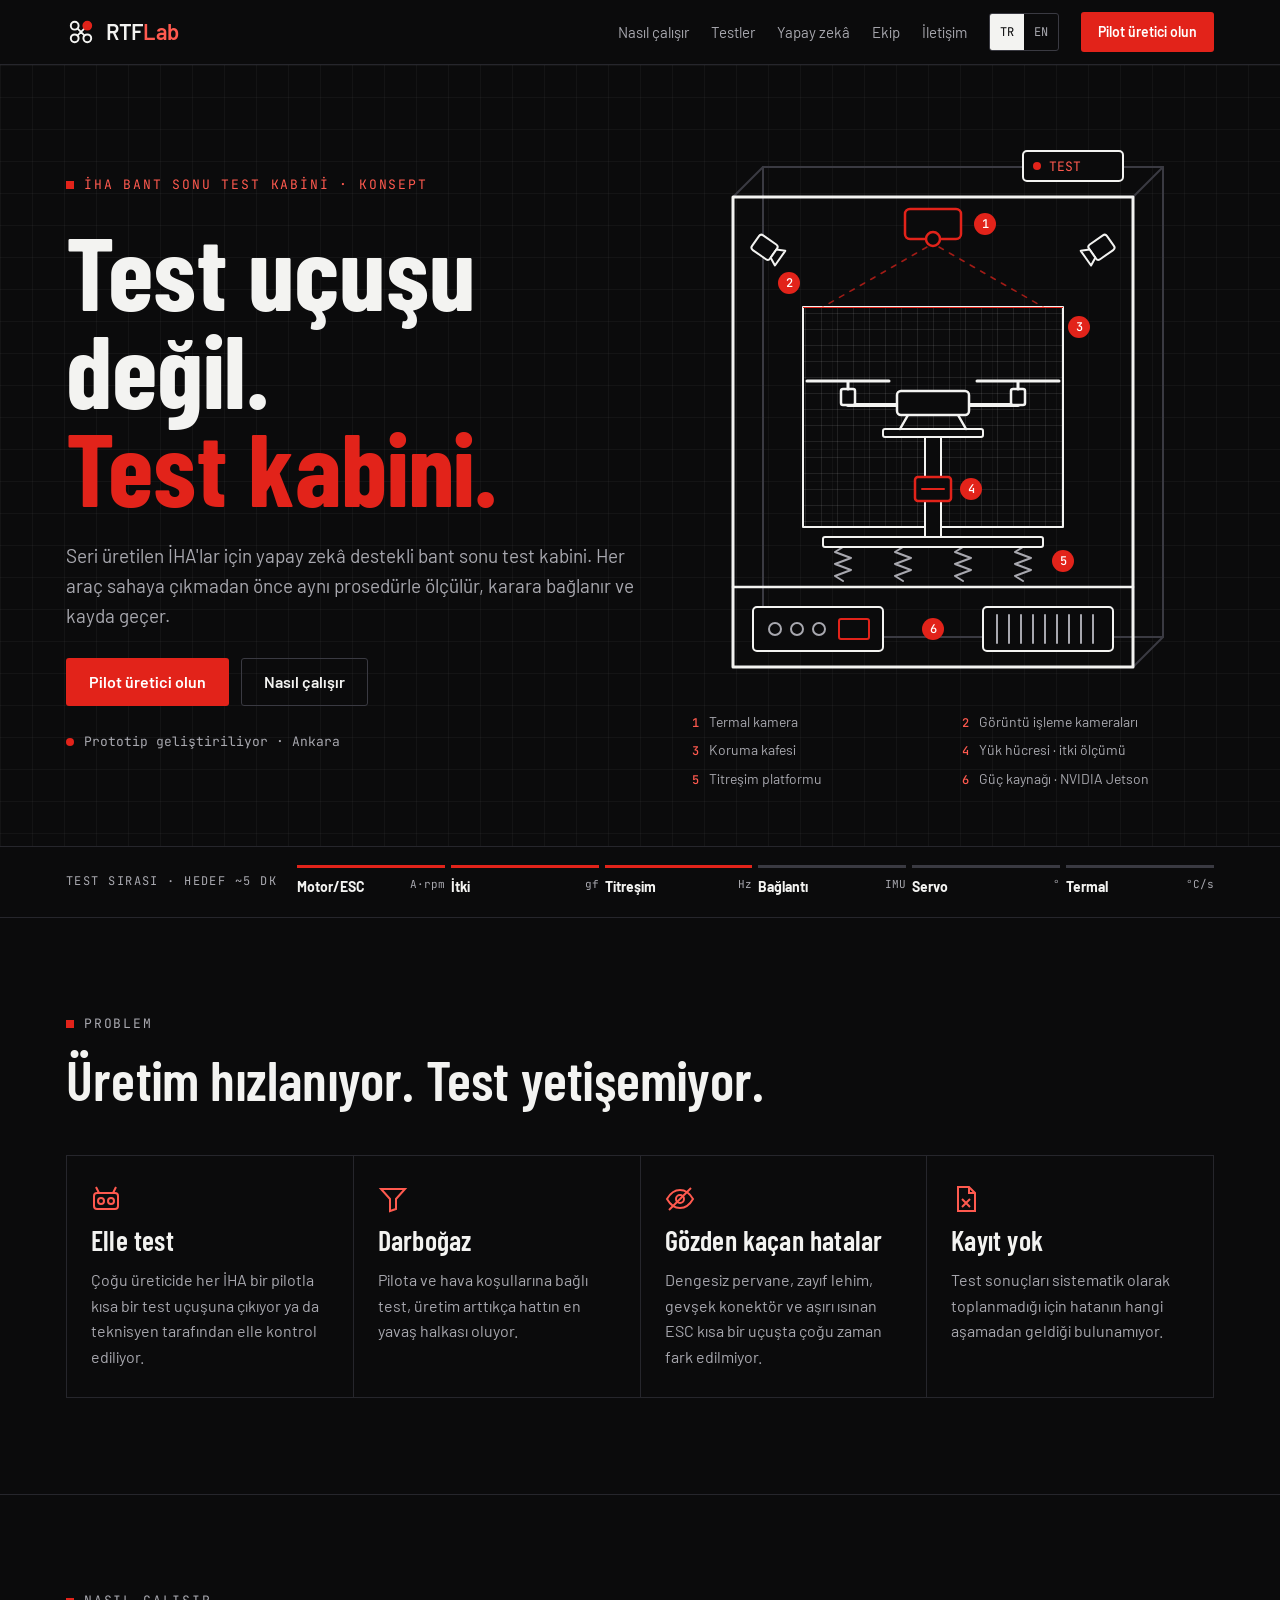
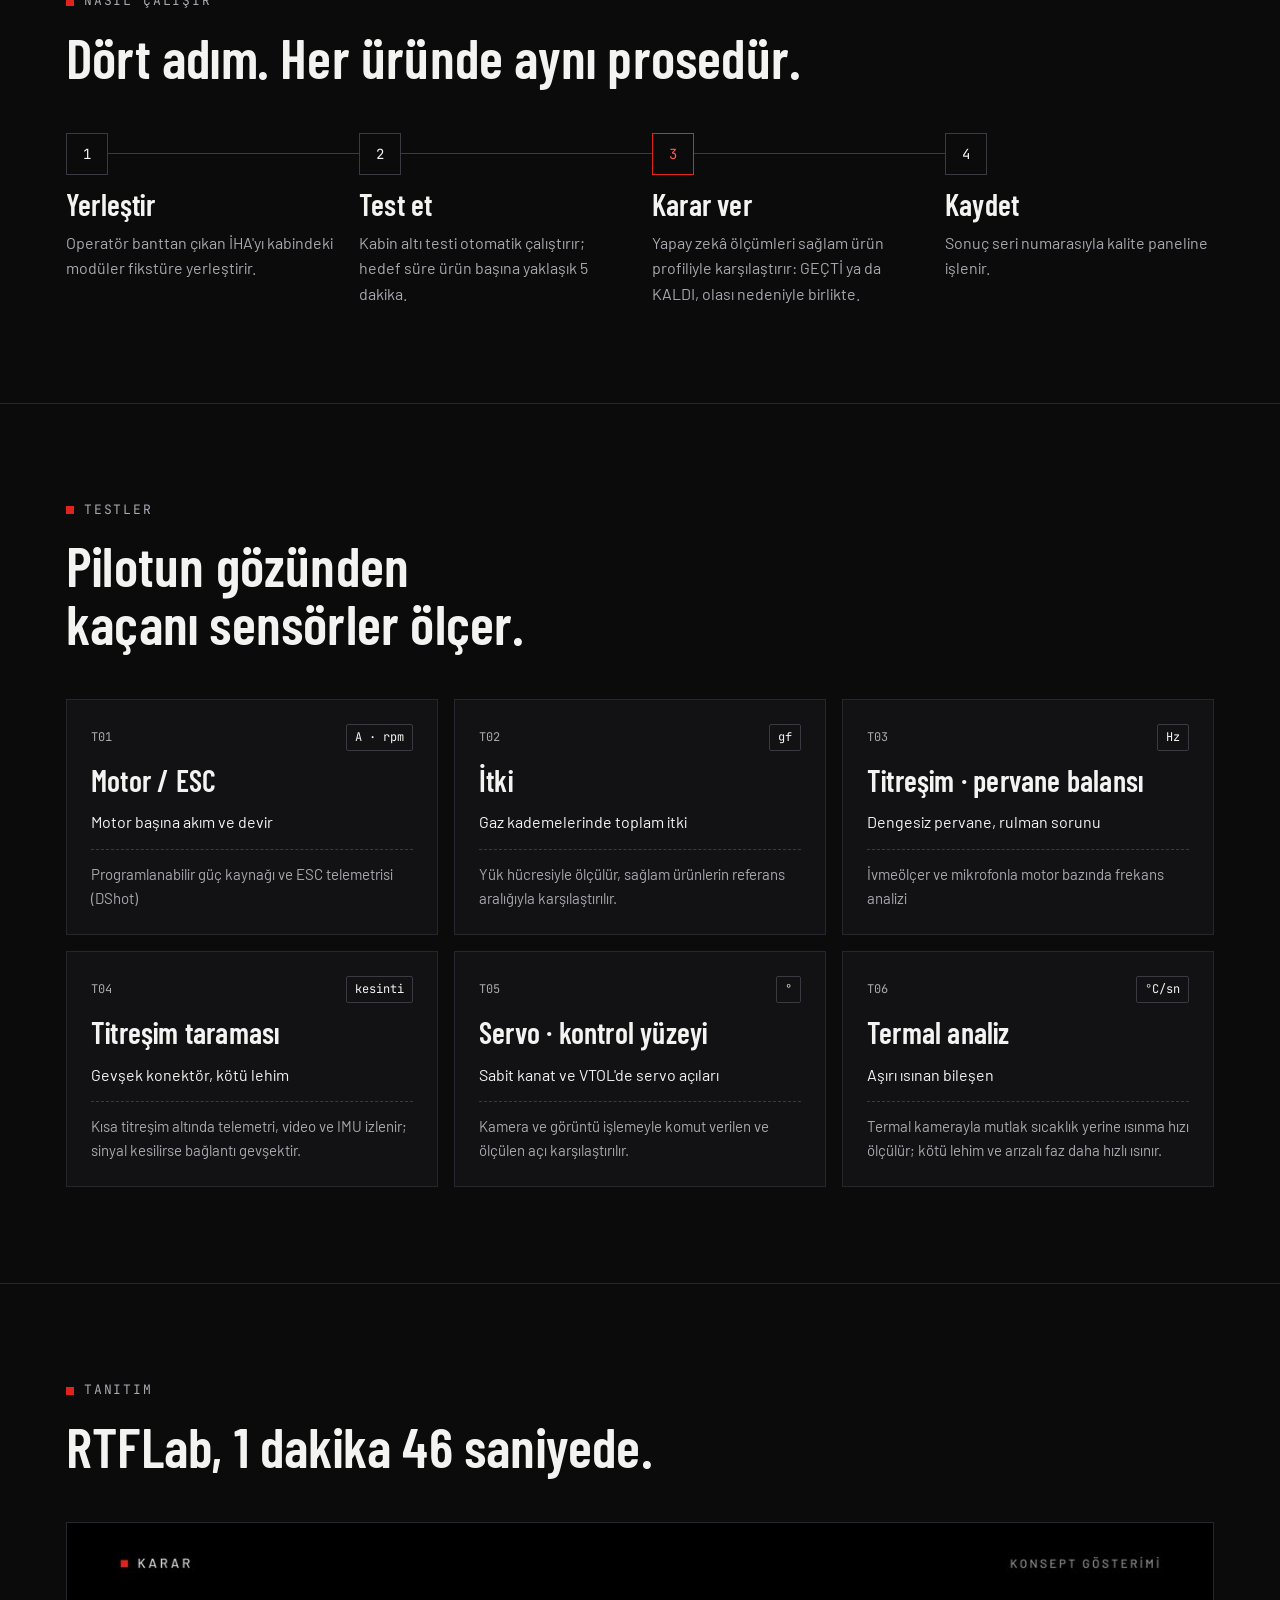
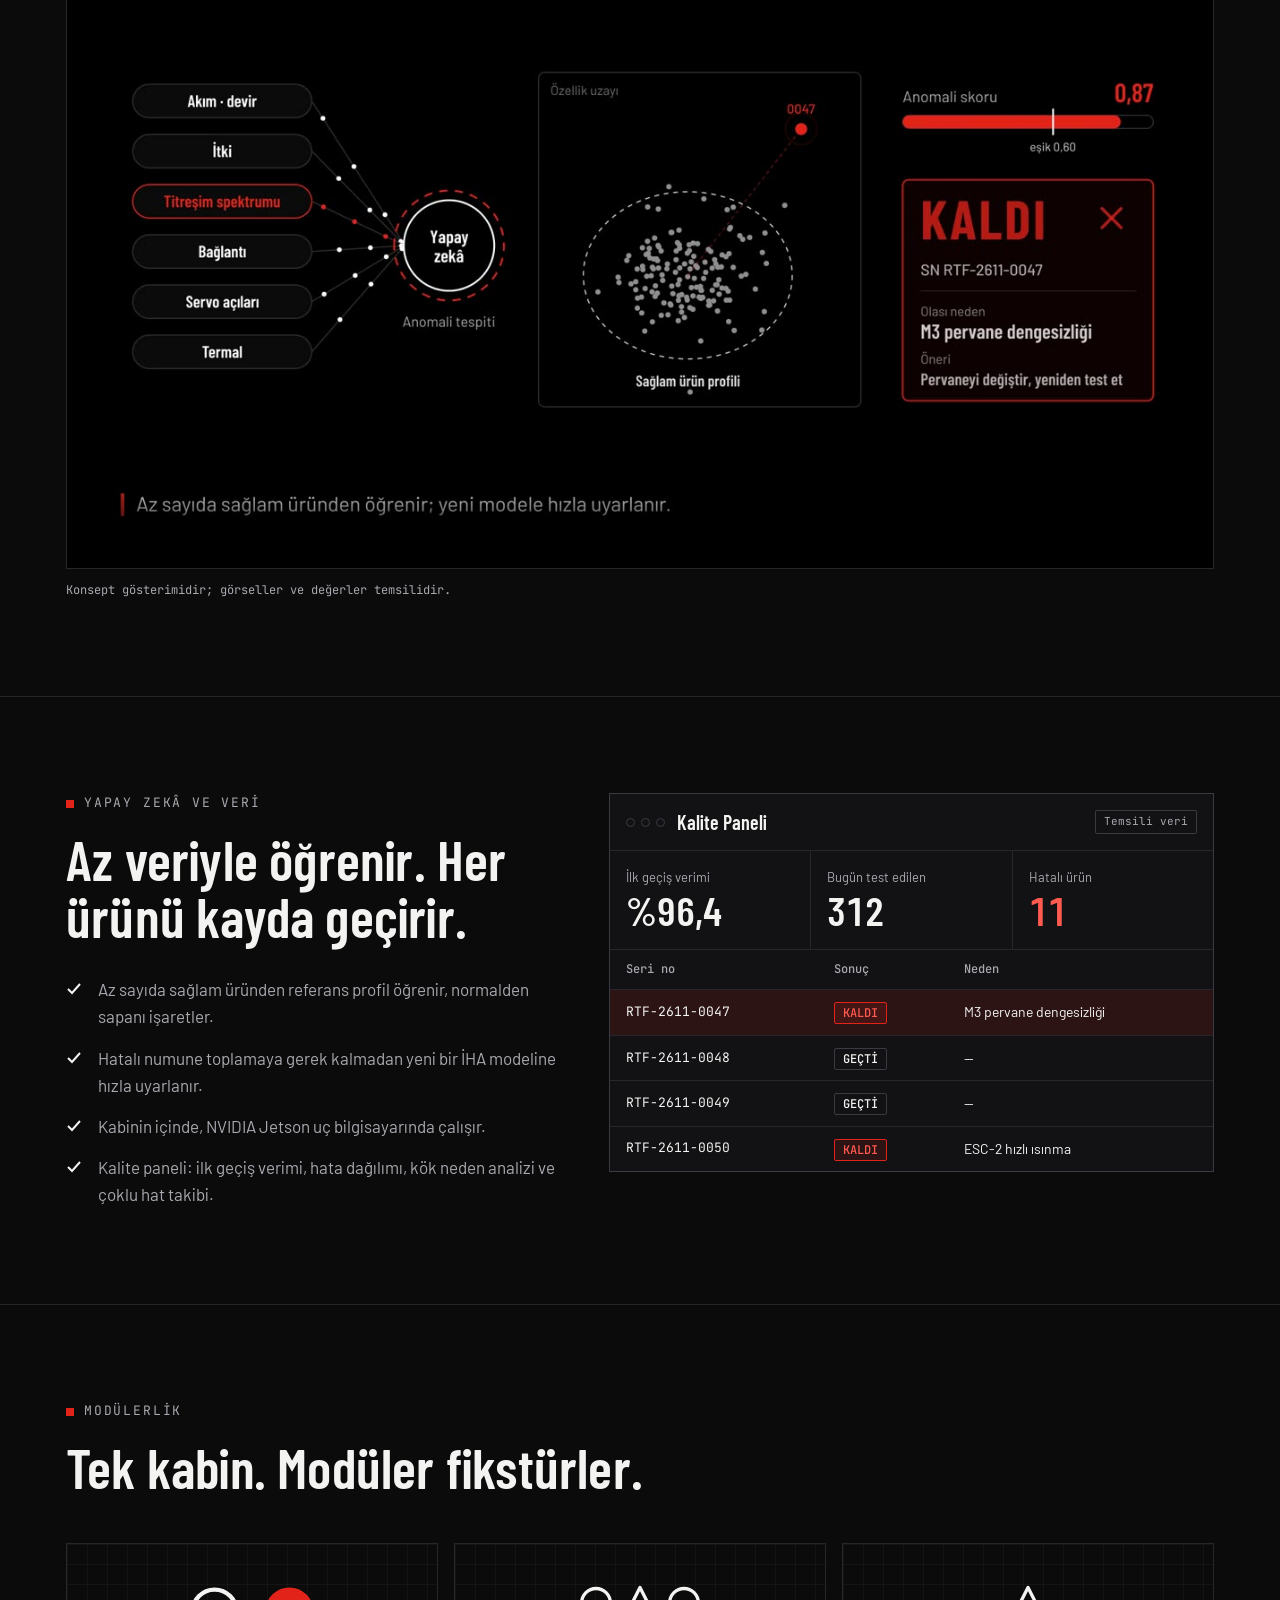
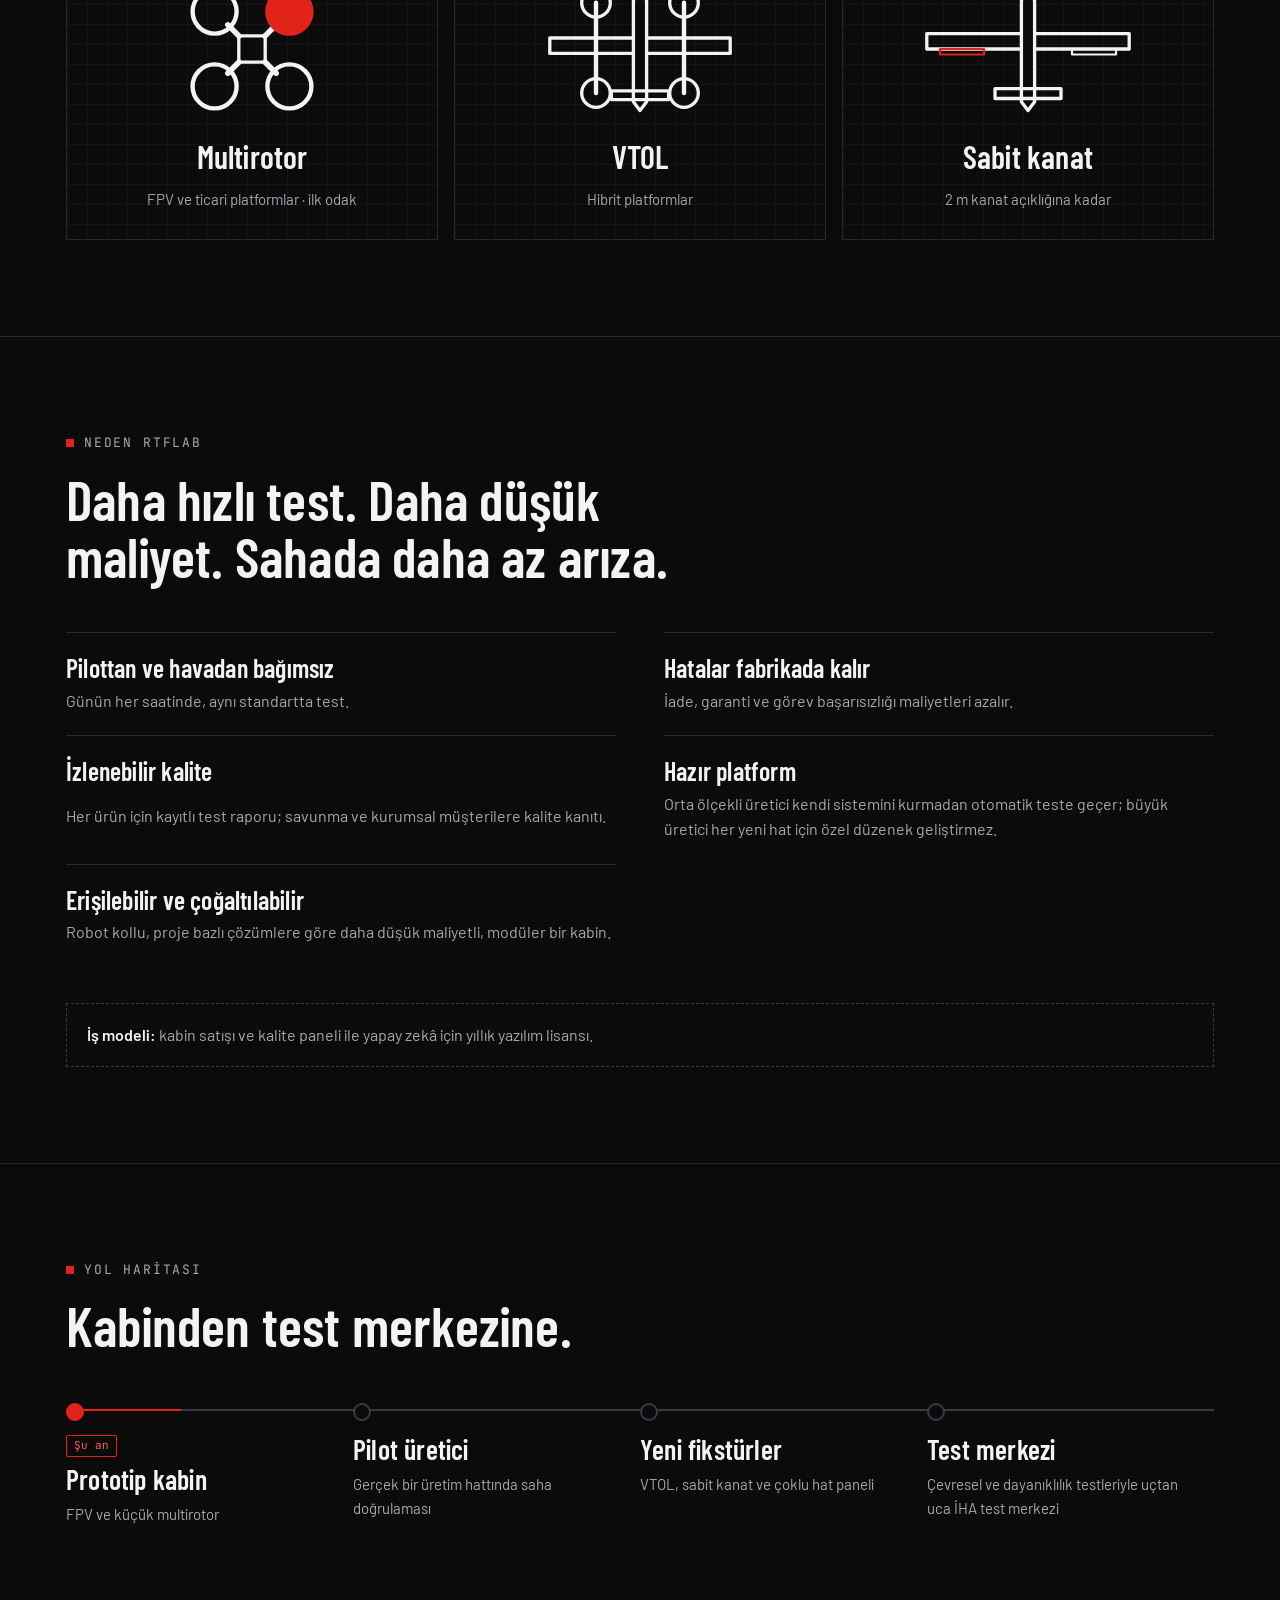
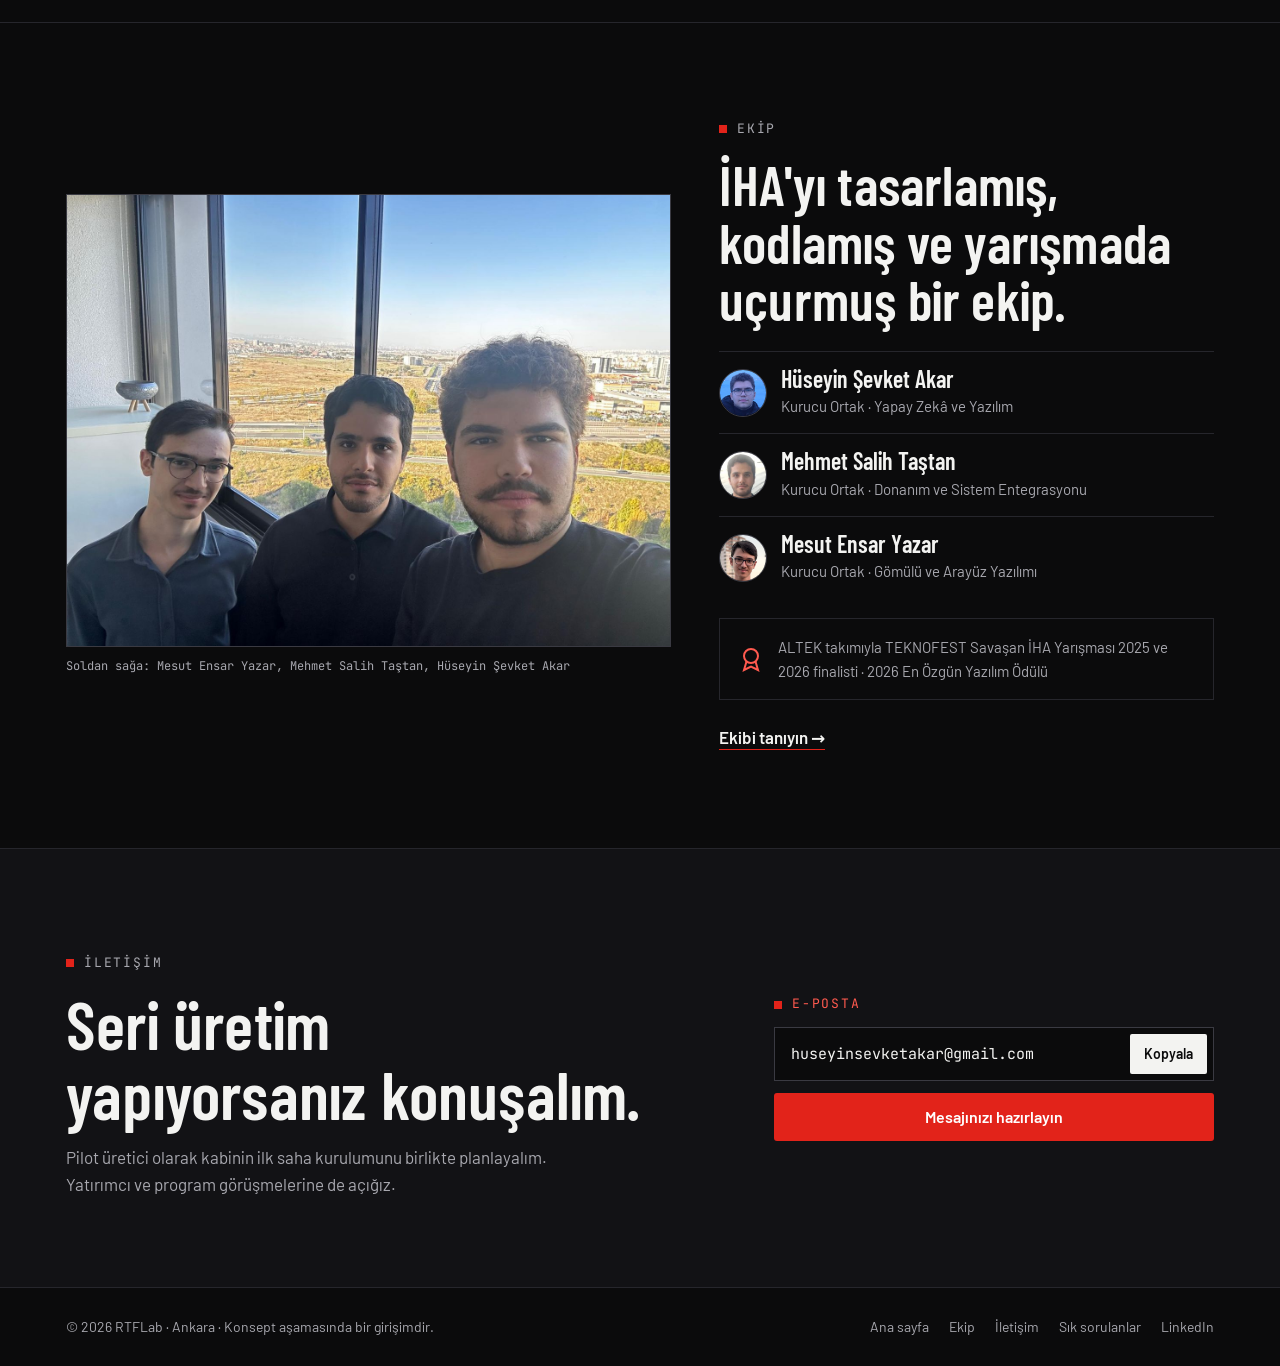
<file: index.html>
<!doctype html>
<html lang="tr">
<head>
<meta charset="utf-8">
<meta name="viewport" content="width=device-width, initial-scale=1, viewport-fit=cover">
<title>RTFLab · İHA Bant Sonu Test Kabini</title>
<meta name="description" content="RTFLab, seri üretim yapan İHA firmaları için yapay zekâ destekli bant sonu test kabini geliştiriyor.">
<meta property="og:type" content="website">
<meta property="og:title" content="RTFLab · İHA Bant Sonu Test Kabini">
<meta property="og:description" content="Seri üretilen İHA'lar için yapay zekâ destekli bant sonu test kabini.">
<meta name="theme-color" content="#0B0B0C">
<link rel="icon" type="image/svg+xml" href="favicon.svg">
<link rel="preconnect" href="https://fonts.googleapis.com">
<link rel="preconnect" href="https://fonts.gstatic.com" crossorigin>
<link rel="stylesheet" href="https://fonts.googleapis.com/css2?family=Barlow+Condensed:wght@500;600;700&family=Barlow:wght@400;500;600&family=JetBrains+Mono:wght@400;500&display=swap">
<link rel="stylesheet" href="site.css">
</head>
<body>
<header class="top" id="site-top">
  <div class="wrap bar">
    <a class="brand" href="#top" aria-label="RTFLab">
      <svg viewBox="0 0 200 200" width="30" height="30" aria-hidden="true"><path d="M76.4 76.4 L123.6 123.6 M123.6 76.4 L76.4 123.6" fill="none" stroke="currentColor" stroke-width="12" stroke-linecap="round"/><circle cx="58" cy="58" r="26" fill="none" stroke="currentColor" stroke-width="13"/><circle cx="142" cy="58" r="26" fill="#E2231A" stroke="#E2231A" stroke-width="13"/><circle cx="58" cy="142" r="26" fill="none" stroke="currentColor" stroke-width="13"/><circle cx="142" cy="142" r="26" fill="none" stroke="currentColor" stroke-width="13"/></svg>
      <span>RTF<span class="labs">Lab</span></span>
    </a>
    <nav class="nav" id="site-nav" aria-label="Site">
      <a href="#nasil" data-i18n="nav.how">Nasıl çalışır</a>
      <a href="#testler" data-i18n="nav.tests">Testler</a>
      <a href="#veri" data-i18n="nav.ai">Yapay zekâ</a>
      <a href="ekip.html" data-i18n="nav.team">Ekip</a>
      <a href="iletisim.html" data-i18n="nav.contact">İletişim</a>
    </nav>
    <button class="menu-btn" type="button" id="menu-btn" aria-expanded="false" aria-controls="site-nav" aria-label="Menü"><svg width="20" height="20" viewBox="0 0 20 20" fill="none" stroke="currentColor" stroke-width="2" aria-hidden="true"><path d="M2 5 H18 M2 10 H18 M2 15 H18"/></svg></button>
    <div class="lang" role="group" aria-label="Dil / Language">
      <button type="button" id="lang-tr" data-lang="tr" aria-pressed="true">TR</button>
      <button type="button" id="lang-en" data-lang="en" aria-pressed="false">EN</button>
    </div>
    <a class="btn btn-red" href="iletisim.html#mesaj" data-i18n="nav.cta">Pilot üretici olun</a>
  </div>
</header>

<main id="top">
  <section class="hero grid-bg" aria-labelledby="h-hero">
    <div class="wrap hero-grid">
      <div class="hero-copy">
        <p class="kicker" data-i18n="hero.kicker">İHA bant sonu test kabini · konsept</p>
        <h1 id="h-hero"><span data-i18n="hero.h1a">Test uçuşu değil.</span> <span class="r" data-i18n="hero.h1b">Test kabini.</span></h1>
        <p class="lede" data-i18n="hero.lede">Seri üretilen İHA'lar için yapay zekâ destekli bant sonu test kabini. Her araç sahaya çıkmadan önce aynı prosedürle ölçülür, karara bağlanır ve kayda geçer.</p>
        <div class="cta-row">
          <a class="btn btn-red" href="iletisim.html#mesaj" data-i18n="hero.cta1">Pilot üretici olun</a>
          <a class="btn btn-line" href="#nasil" data-i18n="hero.cta2">Nasıl çalışır</a>
        </div>
        <p class="status"><i aria-hidden="true"></i><span data-i18n="hero.status">Prototip geliştiriliyor · Ankara</span></p>
      </div>

      <figure class="cabin-fig">
        <svg viewBox="0 0 520 560" role="img" aria-labelledby="cabin-t">
          <title id="cabin-t">Test kabini çizimi: termal kamera, görüntü işleme kameraları, koruma kafesi, yük hücresi, titreşim platformu, güç kaynağı ve uç bilgisayar</title>
          <defs>
            <pattern id="mesh" width="16" height="16" patternUnits="userSpaceOnUse"><path d="M16 0 H0 V16" fill="none" stroke="rgba(255,255,255,.18)" stroke-width="1"/></pattern>
            <linearGradient id="scanG" x1="0" y1="0" x2="0" y2="1"><stop offset="0" stop-color="#E2231A" stop-opacity="0"/><stop offset="1" stop-color="#E2231A" stop-opacity=".28"/></linearGradient>
            <clipPath id="cageClip"><rect x="110" y="170" width="260" height="220"/></clipPath>
          </defs>
          <g fill="none" stroke-linejoin="round" stroke-linecap="round">
            <rect x="70" y="30" width="400" height="470" stroke="#3A3A42" stroke-width="2"/>
            <path d="M40 60 L70 30 M440 60 L470 30 M440 530 L470 500" stroke="#3A3A42" stroke-width="2"/>
            <rect x="330" y="14" width="100" height="30" rx="4" stroke="#F3F3F1" stroke-width="2" fill="#0B0B0C"/>
            <rect x="40" y="60" width="400" height="470" stroke="#F3F3F1" stroke-width="3" fill="none"/>
            <path d="M40 450 H440" stroke="#F3F3F1" stroke-width="2.5"/>
            <rect x="110" y="170" width="260" height="220" fill="url(#mesh)" stroke="#F3F3F1" stroke-width="2"/>
            <g clip-path="url(#cageClip)"><g class="scan"><rect x="110" y="140" width="260" height="30" fill="url(#scanG)" stroke="none"/><path d="M110 170 H370" stroke="#E2231A" stroke-width="2"/></g></g>
            <rect x="212" y="72" width="56" height="30" rx="5" stroke="#E2231A" stroke-width="2.5" fill="#0B0B0C"/>
            <circle cx="240" cy="102" r="7" stroke="#E2231A" stroke-width="2.5" fill="#0B0B0C"/>
            <path d="M234 110 L130 170 M246 110 L350 170" stroke="#E2231A" stroke-width="1.5" stroke-dasharray="5 7" opacity=".7"/>
            <g transform="translate(74 112) rotate(35)" stroke="#F3F3F1" stroke-width="2"><rect x="-14" y="-9" width="22" height="18" rx="3" fill="#0B0B0C"/><path d="M8 -5 L16 -9 L16 9 L8 5 Z" fill="#0B0B0C"/></g>
            <g transform="translate(406 112) rotate(145)" stroke="#F3F3F1" stroke-width="2"><rect x="-14" y="-9" width="22" height="18" rx="3" fill="#0B0B0C"/><path d="M8 -5 L16 -9 L16 9 L8 5 Z" fill="#0B0B0C"/></g>
            <path d="M150 410 l-8 5 l16 6 l-16 6 l16 6 l-16 6 l8 5 M210 410 l-8 5 l16 6 l-16 6 l16 6 l-16 6 l8 5 M270 410 l-8 5 l16 6 l-16 6 l16 6 l-16 6 l8 5 M330 410 l-8 5 l16 6 l-16 6 l16 6 l-16 6 l8 5" stroke="#A8A8AF" stroke-width="2"/>
            <rect x="130" y="400" width="220" height="10" rx="2" stroke="#F3F3F1" stroke-width="2" fill="#0B0B0C"/>
            <rect x="232" y="300" width="16" height="100" stroke="#F3F3F1" stroke-width="2" fill="#0B0B0C"/>
            <rect x="222" y="340" width="36" height="24" rx="3" stroke="#E2231A" stroke-width="2.5" fill="#0B0B0C"/>
            <path d="M229 352 H251" stroke="#E2231A" stroke-width="2"/>
            <rect x="190" y="292" width="100" height="8" rx="2" stroke="#F3F3F1" stroke-width="2" fill="#0B0B0C"/>
            <path d="M155 268 H325" stroke="#F3F3F1" stroke-width="4"/>
            <path d="M215 278 L207 292 M265 278 L273 292" stroke="#F3F3F1" stroke-width="2.5"/>
            <rect x="204" y="254" width="72" height="24" rx="4" stroke="#F3F3F1" stroke-width="2.5" fill="#0B0B0C"/>
            <rect x="148" y="252" width="14" height="16" rx="2" stroke="#F3F3F1" stroke-width="2.5" fill="#0B0B0C"/>
            <rect x="318" y="252" width="14" height="16" rx="2" stroke="#F3F3F1" stroke-width="2.5" fill="#0B0B0C"/>
            <path d="M155 252 V245 M325 252 V245 M114 244 H196 M284 244 H366" stroke="#F3F3F1" stroke-width="3"/>
            <rect x="60" y="470" width="130" height="44" rx="4" stroke="#F3F3F1" stroke-width="2" fill="#0B0B0C"/>
            <circle cx="82" cy="492" r="6" stroke="#A8A8AF" stroke-width="2"/><circle cx="104" cy="492" r="6" stroke="#A8A8AF" stroke-width="2"/><circle cx="126" cy="492" r="6" stroke="#A8A8AF" stroke-width="2"/>
            <rect x="146" y="482" width="30" height="20" rx="2" stroke="#E2231A" stroke-width="2"/>
            <rect x="290" y="470" width="130" height="44" rx="4" stroke="#F3F3F1" stroke-width="2" fill="#0B0B0C"/>
            <path d="M304 478 V506 M316 478 V506 M328 478 V506 M340 478 V506 M352 478 V506 M364 478 V506 M376 478 V506 M388 478 V506 M400 478 V506" stroke="#A8A8AF" stroke-width="2"/>
          </g>
          <circle cx="344" cy="29" r="4" fill="#E2231A"/>
          <text x="356" y="34" font-family="JetBrains Mono, monospace" font-size="13" fill="#FF5A4F">TEST</text>
          <g font-family="JetBrains Mono, monospace" font-size="12" font-weight="500" text-anchor="middle" fill="#fff">
            <circle cx="292" cy="87" r="11" fill="#E2231A"/><text x="292" y="91">1</text>
            <circle cx="96" cy="146" r="11" fill="#E2231A"/><text x="96" y="150">2</text>
            <circle cx="386" cy="190" r="11" fill="#E2231A"/><text x="386" y="194">3</text>
            <circle cx="278" cy="352" r="11" fill="#E2231A"/><text x="278" y="356">4</text>
            <circle cx="370" cy="424" r="11" fill="#E2231A"/><text x="370" y="428">5</text>
            <circle cx="240" cy="492" r="11" fill="#E2231A"/><text x="240" y="496">6</text>
          </g>
        </svg>
        <ol class="legend">
          <li><b>1</b><span data-i18n="leg.1">Termal kamera</span></li>
          <li><b>2</b><span data-i18n="leg.2">Görüntü işleme kameraları</span></li>
          <li><b>3</b><span data-i18n="leg.3">Koruma kafesi</span></li>
          <li><b>4</b><span data-i18n="leg.4">Yük hücresi · itki ölçümü</span></li>
          <li><b>5</b><span data-i18n="leg.5">Titreşim platformu</span></li>
          <li><b>6</b><span data-i18n="leg.6">Güç kaynağı · NVIDIA Jetson</span></li>
        </ol>
      </figure>
    </div>
    <div class="strip">
      <div class="wrap">
        <span class="lab" data-i18n="strip.lab">TEST SIRASI · HEDEF ~5 DK</span>
        <ol class="seq">
          <li class="on"><b data-i18n="seq.1">Motor/ESC</b><span>A·rpm</span></li>
          <li class="on"><b data-i18n="seq.2">İtki</b><span>gf</span></li>
          <li class="on"><b data-i18n="seq.3">Titreşim</b><span>Hz</span></li>
          <li><b data-i18n="seq.4">Bağlantı</b><span>IMU</span></li>
          <li><b data-i18n="seq.5">Servo</b><span>°</span></li>
          <li><b data-i18n="seq.6">Termal</b><span>°C/s</span></li>
        </ol>
      </div>
    </div>
  </section>

  <section class="sec" id="problem" aria-labelledby="h-problem">
    <div class="wrap">
      <div class="sec-head">
        <p class="kicker">Problem</p>
        <h2 id="h-problem" data-i18n="pb.h">Üretim hızlanıyor. Test yetişemiyor.</h2>
      </div>
      <div class="grid4">
        <div class="cell">
          <svg width="30" height="30" viewBox="0 0 30 30" fill="none" stroke="currentColor" stroke-width="2" aria-hidden="true"><rect x="3" y="9" width="24" height="16" rx="3"/><circle cx="10" cy="17" r="3"/><circle cx="20" cy="17" r="3"/><path d="M8 9 L5 3 M22 9 L25 3"/></svg>
          <h3 data-i18n="pb.1h">Elle test</h3>
          <p data-i18n="pb.1p">Çoğu üreticide her İHA bir pilotla kısa bir test uçuşuna çıkıyor ya da teknisyen tarafından elle kontrol ediliyor.</p>
        </div>
        <div class="cell">
          <svg width="30" height="30" viewBox="0 0 30 30" fill="none" stroke="currentColor" stroke-width="2" aria-hidden="true"><path d="M3 5 H27 L18 15 V25 L12 27 V15 Z"/></svg>
          <h3 data-i18n="pb.2h">Darboğaz</h3>
          <p data-i18n="pb.2p">Pilota ve hava koşullarına bağlı test, üretim arttıkça hattın en yavaş halkası oluyor.</p>
        </div>
        <div class="cell">
          <svg width="30" height="30" viewBox="0 0 30 30" fill="none" stroke="currentColor" stroke-width="2" aria-hidden="true"><path d="M2 15 C6 8 10 6 15 6 C20 6 24 8 28 15 C24 22 20 24 15 24 C10 24 6 22 2 15 Z"/><circle cx="15" cy="15" r="4"/><path d="M4 26 L26 4"/></svg>
          <h3 data-i18n="pb.3h">Gözden kaçan hatalar</h3>
          <p data-i18n="pb.3p">Dengesiz pervane, zayıf lehim, gevşek konektör ve aşırı ısınan ESC kısa bir uçuşta çoğu zaman fark edilmiyor.</p>
        </div>
        <div class="cell">
          <svg width="30" height="30" viewBox="0 0 30 30" fill="none" stroke="currentColor" stroke-width="2" aria-hidden="true"><path d="M7 3 H18 L24 9 V27 H7 Z"/><path d="M18 3 V9 H24"/><path d="M11 15 L19 23 M19 15 L11 23"/></svg>
          <h3 data-i18n="pb.4h">Kayıt yok</h3>
          <p data-i18n="pb.4p">Test sonuçları sistematik olarak toplanmadığı için hatanın hangi aşamadan geldiği bulunamıyor.</p>
        </div>
      </div>
    </div>
  </section>

  <section class="sec" id="nasil" aria-labelledby="h-how">
    <div class="wrap">
      <div class="sec-head">
        <p class="kicker" data-i18n="how.k">Nasıl çalışır</p>
        <h2 id="h-how" data-i18n="how.h">Dört adım. Her üründe aynı prosedür.</h2>
      </div>
      <ol class="steps">
        <li><h3 data-i18n="how.1h">Yerleştir</h3><p data-i18n="how.1p">Operatör banttan çıkan İHA'yı kabindeki modüler fikstüre yerleştirir.</p></li>
        <li><h3 data-i18n="how.2h">Test et</h3><p data-i18n="how.2p">Kabin altı testi otomatik çalıştırır; hedef süre ürün başına yaklaşık 5 dakika.</p></li>
        <li><h3 data-i18n="how.3h">Karar ver</h3><p data-i18n="how.3p">Yapay zekâ ölçümleri sağlam ürün profiliyle karşılaştırır: GEÇTİ ya da KALDI, olası nedeniyle birlikte.</p></li>
        <li><h3 data-i18n="how.4h">Kaydet</h3><p data-i18n="how.4p">Sonuç seri numarasıyla kalite paneline işlenir.</p></li>
      </ol>
    </div>
  </section>

  <section class="sec" id="testler" aria-labelledby="h-tests">
    <div class="wrap">
      <div class="sec-head">
        <p class="kicker" data-i18n="ts.k">Testler</p>
        <h2 id="h-tests" data-i18n="ts.h">Pilotun gözünden kaçanı sensörler ölçer.</h2>
      </div>
      <div class="tests">
        <article class="test"><div class="test-top"><span class="test-no">T01</span><span class="unit">A · rpm</span></div><h3>Motor / ESC</h3><p class="what" data-i18n="t1.w">Motor başına akım ve devir</p><p class="how" data-i18n="t1.h">Programlanabilir güç kaynağı ve ESC telemetrisi (DShot)</p></article>
        <article class="test"><div class="test-top"><span class="test-no">T02</span><span class="unit">gf</span></div><h3 data-i18n="t2.n">İtki</h3><p class="what" data-i18n="t2.w">Gaz kademelerinde toplam itki</p><p class="how" data-i18n="t2.h">Yük hücresiyle ölçülür, sağlam ürünlerin referans aralığıyla karşılaştırılır.</p></article>
        <article class="test"><div class="test-top"><span class="test-no">T03</span><span class="unit">Hz</span></div><h3 data-i18n="t3.n">Titreşim · pervane balansı</h3><p class="what" data-i18n="t3.w">Dengesiz pervane, rulman sorunu</p><p class="how" data-i18n="t3.h">İvmeölçer ve mikrofonla motor bazında frekans analizi</p></article>
        <article class="test"><div class="test-top"><span class="test-no">T04</span><span class="unit" data-i18n="t4.u">kesinti</span></div><h3 data-i18n="t4.n">Titreşim taraması</h3><p class="what" data-i18n="t4.w">Gevşek konektör, kötü lehim</p><p class="how" data-i18n="t4.h">Kısa titreşim altında telemetri, video ve IMU izlenir; sinyal kesilirse bağlantı gevşektir.</p></article>
        <article class="test"><div class="test-top"><span class="test-no">T05</span><span class="unit">°</span></div><h3 data-i18n="t5.n">Servo · kontrol yüzeyi</h3><p class="what" data-i18n="t5.w">Sabit kanat ve VTOL'de servo açıları</p><p class="how" data-i18n="t5.h">Kamera ve görüntü işlemeyle komut verilen ve ölçülen açı karşılaştırılır.</p></article>
        <article class="test"><div class="test-top"><span class="test-no">T06</span><span class="unit" data-i18n="t6.u">°C/sn</span></div><h3 data-i18n="t6.n">Termal analiz</h3><p class="what" data-i18n="t6.w">Aşırı ısınan bileşen</p><p class="how" data-i18n="t6.h">Termal kamerayla mutlak sıcaklık yerine ısınma hızı ölçülür; kötü lehim ve arızalı faz daha hızlı ısınır.</p></article>
      </div>
    </div>
  </section>

  <section class="sec" id="video" aria-labelledby="h-video">
    <div class="wrap">
      <div class="sec-head">
        <p class="kicker" data-i18n="vd.k">Tanıtım</p>
        <h2 id="h-video" data-i18n="vd.h">RTFLab, 1 dakika 46 saniyede.</h2>
      </div>
      <div class="video-box">
        <video id="promo" controls preload="none" playsinline poster="media/poster.jpg">
          <source src="media/RTFLab_Tanitim.mp4" type="video/mp4">
        </video>
      </div>
      <p class="note" data-i18n="vd.n">Konsept gösterimidir; görseller ve değerler temsilidir.</p>
    </div>
  </section>

  <section class="sec" id="veri" aria-labelledby="h-ai">
    <div class="wrap split">
      <div>
        <div class="sec-head" style="margin-bottom:32px">
          <p class="kicker" data-i18n="ai.k">Yapay zekâ ve veri</p>
          <h2 id="h-ai" data-i18n="ai.h">Az veriyle öğrenir. Her ürünü kayda geçirir.</h2>
        </div>
        <ul class="ticks">
          <li><svg width="16" height="16" viewBox="0 0 16 16" fill="none" stroke="currentColor" stroke-width="2" aria-hidden="true"><path d="M2 8 L6 12 L14 3"/></svg><span data-i18n="ai.1">Az sayıda sağlam üründen referans profil öğrenir, normalden sapanı işaretler.</span></li>
          <li><svg width="16" height="16" viewBox="0 0 16 16" fill="none" stroke="currentColor" stroke-width="2" aria-hidden="true"><path d="M2 8 L6 12 L14 3"/></svg><span data-i18n="ai.2">Hatalı numune toplamaya gerek kalmadan yeni bir İHA modeline hızla uyarlanır.</span></li>
          <li><svg width="16" height="16" viewBox="0 0 16 16" fill="none" stroke="currentColor" stroke-width="2" aria-hidden="true"><path d="M2 8 L6 12 L14 3"/></svg><span data-i18n="ai.3">Kabinin içinde, NVIDIA Jetson uç bilgisayarında çalışır.</span></li>
          <li><svg width="16" height="16" viewBox="0 0 16 16" fill="none" stroke="currentColor" stroke-width="2" aria-hidden="true"><path d="M2 8 L6 12 L14 3"/></svg><span data-i18n="ai.4">Kalite paneli: ilk geçiş verimi, hata dağılımı, kök neden analizi ve çoklu hat takibi.</span></li>
        </ul>
      </div>
      <div class="panel" aria-label="Kalite paneli örneği">
        <div class="panel-bar"><span class="dots" aria-hidden="true"><i></i><i></i><i></i></span><b data-i18n="pn.t">Kalite Paneli</b><span class="tag" data-i18n="pn.tag">Temsili veri</span></div>
        <div class="kpis">
          <div class="kpi"><small data-i18n="pn.k1">İlk geçiş verimi</small><strong>%96,4</strong></div>
          <div class="kpi"><small data-i18n="pn.k2">Bugün test edilen</small><strong>312</strong></div>
          <div class="kpi"><small data-i18n="pn.k3">Hatalı ürün</small><strong class="bad">11</strong></div>
        </div>
        <div class="tbl-wrap">
          <table>
            <thead><tr><th data-i18n="pn.c1">Seri no</th><th data-i18n="pn.c2">Sonuç</th><th data-i18n="pn.c3">Neden</th></tr></thead>
            <tbody>
              <tr class="hl"><td class="sn">RTF-2611-0047</td><td><span class="res fail" data-i18n="pn.fail">KALDI</span></td><td data-i18n="pn.r1">M3 pervane dengesizliği</td></tr>
              <tr><td class="sn">RTF-2611-0048</td><td><span class="res" data-i18n="pn.pass">GEÇTİ</span></td><td>—</td></tr>
              <tr><td class="sn">RTF-2611-0049</td><td><span class="res" data-i18n="pn.pass2">GEÇTİ</span></td><td>—</td></tr>
              <tr><td class="sn">RTF-2611-0050</td><td><span class="res fail" data-i18n="pn.fail2">KALDI</span></td><td data-i18n="pn.r4">ESC-2 hızlı ısınma</td></tr>
            </tbody>
          </table>
        </div>
      </div>
    </div>
  </section>

  <section class="sec" id="moduler" aria-labelledby="h-mod">
    <div class="wrap">
      <div class="sec-head">
        <p class="kicker" data-i18n="md.k">Modülerlik</p>
        <h2 id="h-mod" data-i18n="md.h">Tek kabin. Modüler fikstürler.</h2>
      </div>
      <div class="mods">
        <div class="mod">
          <svg viewBox="0 0 200 140" aria-hidden="true" fill="none" stroke="currentColor" stroke-linecap="round" stroke-linejoin="round"><path d="M78 48 L122 92 M122 48 L78 92" stroke-width="5"/><circle cx="66" cy="36" r="20" stroke-width="4"/><circle cx="134" cy="36" r="20" stroke-width="4" fill="#E2231A" stroke="#E2231A"/><circle cx="66" cy="104" r="20" stroke-width="4"/><circle cx="134" cy="104" r="20" stroke-width="4"/><rect x="88" y="58" width="24" height="24" rx="3" stroke-width="3" fill="#0B0B0C"/></svg>
          <h3>Multirotor</h3>
          <p data-i18n="md.1">FPV ve ticari platformlar · ilk odak</p>
        </div>
        <div class="mod">
          <svg viewBox="0 0 200 140" aria-hidden="true" fill="none" stroke="currentColor" stroke-linecap="round" stroke-linejoin="round"><rect x="18" y="60" width="164" height="14" stroke-width="3"/><path d="M100 14 L106 26 V118 L100 126 L94 118 V26 Z" stroke-width="3" fill="#0B0B0C"/><rect x="74" y="108" width="52" height="8" stroke-width="3"/><path d="M60 28 V110 M140 28 V110" stroke-width="4"/><circle cx="60" cy="28" r="13" stroke-width="3"/><circle cx="60" cy="110" r="13" stroke-width="3"/><circle cx="140" cy="28" r="13" stroke-width="3"/><circle cx="140" cy="110" r="13" stroke-width="3"/></svg>
          <h3>VTOL</h3>
          <p data-i18n="md.2">Hibrit platformlar</p>
        </div>
        <div class="mod">
          <svg viewBox="0 0 200 140" aria-hidden="true" fill="none" stroke="currentColor" stroke-linecap="round" stroke-linejoin="round"><rect x="8" y="56" width="184" height="14" stroke-width="3"/><rect x="20" y="70" width="40" height="5" stroke-width="2" stroke="#E2231A"/><rect x="140" y="70" width="40" height="5" stroke-width="2"/><path d="M100 14 L106 26 V118 L100 126 L94 118 V26 Z" stroke-width="3" fill="#0B0B0C"/><rect x="70" y="106" width="60" height="9" stroke-width="3"/></svg>
          <h3 data-i18n="md.3h">Sabit kanat</h3>
          <p data-i18n="md.3">2 m kanat açıklığına kadar</p>
        </div>
      </div>
    </div>
  </section>

  <section class="sec" id="neden" aria-labelledby="h-why">
    <div class="wrap">
      <div class="sec-head">
        <p class="kicker" data-i18n="wy.k">Neden RTFLab</p>
        <h2 id="h-why" data-i18n="wy.h">Daha hızlı test. Daha düşük maliyet. Sahada daha az arıza.</h2>
      </div>
      <div class="why">
        <div><h3 data-i18n="wy.1h">Pilottan ve havadan bağımsız</h3><p data-i18n="wy.1p">Günün her saatinde, aynı standartta test.</p></div>
        <div><h3 data-i18n="wy.2h">Hatalar fabrikada kalır</h3><p data-i18n="wy.2p">İade, garanti ve görev başarısızlığı maliyetleri azalır.</p></div>
        <div><h3 data-i18n="wy.3h">İzlenebilir kalite</h3><p data-i18n="wy.3p">Her ürün için kayıtlı test raporu; savunma ve kurumsal müşterilere kalite kanıtı.</p></div>
        <div><h3 data-i18n="wy.4h">Hazır platform</h3><p data-i18n="wy.4p">Orta ölçekli üretici kendi sistemini kurmadan otomatik teste geçer; büyük üretici her yeni hat için özel düzenek geliştirmez.</p></div>
        <div><h3 data-i18n="wy.5h">Erişilebilir ve çoğaltılabilir</h3><p data-i18n="wy.5p">Robot kollu, proje bazlı çözümlere göre daha düşük maliyetli, modüler bir kabin.</p></div>
      </div>
      <p class="biz"><b data-i18n="wy.bizb">İş modeli:</b> <span data-i18n="wy.biz">kabin satışı ve kalite paneli ile yapay zekâ için yıllık yazılım lisansı.</span></p>
    </div>
  </section>

  <section class="sec" id="yol" aria-labelledby="h-road">
    <div class="wrap">
      <div class="sec-head">
        <p class="kicker" data-i18n="rd.k">Yol haritası</p>
        <h2 id="h-road" data-i18n="rd.h">Kabinden test merkezine.</h2>
      </div>
      <ol class="road">
        <li class="now"><span class="now-tag" data-i18n="rd.now">Şu an</span><h3 data-i18n="rd.1h">Prototip kabin</h3><p data-i18n="rd.1p">FPV ve küçük multirotor</p></li>
        <li><h3 data-i18n="rd.2h">Pilot üretici</h3><p data-i18n="rd.2p">Gerçek bir üretim hattında saha doğrulaması</p></li>
        <li><h3 data-i18n="rd.3h">Yeni fikstürler</h3><p data-i18n="rd.3p">VTOL, sabit kanat ve çoklu hat paneli</p></li>
        <li><h3 data-i18n="rd.4h">Test merkezi</h3><p data-i18n="rd.4p">Çevresel ve dayanıklılık testleriyle uçtan uca İHA test merkezi</p></li>
      </ol>
    </div>
  </section>

  <section class="sec" id="ekip" aria-labelledby="h-team">
    <div class="wrap team-sum">
      <figure class="photo">
        <img src="media/ekip.jpg" width="1400" height="1050" alt="RTFLab kurucu ekibi: Mesut Ensar Yazar, Mehmet Salih Taştan ve Hüseyin Şevket Akar" loading="lazy">
        <figcaption data-i18n="tm.cap">Soldan sağa: Mesut Ensar Yazar, Mehmet Salih Taştan, Hüseyin Şevket Akar</figcaption>
      </figure>
      <div>
        <div class="sec-head" style="margin-bottom:24px">
          <p class="kicker" data-i18n="tm.k">Ekip</p>
          <h2 id="h-team" data-i18n="tm.h">İHA'yı tasarlamış, kodlamış ve yarışmada uçurmuş bir ekip.</h2>
        </div>
        <ul class="names">
          <li><img src="media/huseyin.jpg" width="48" height="48" alt="" loading="lazy"><div><b>Hüseyin Şevket Akar</b><span data-i18n="tm.1r">Kurucu Ortak · Yapay Zekâ ve Yazılım</span></div></li>
          <li><img src="media/salih.jpg" width="48" height="48" alt="" loading="lazy"><div><b>Mehmet Salih Taştan</b><span data-i18n="tm.2r">Kurucu Ortak · Donanım ve Sistem Entegrasyonu</span></div></li>
          <li><img src="media/mesut.jpg" width="48" height="48" alt="" loading="lazy"><div><b>Mesut Ensar Yazar</b><span data-i18n="tm.3r">Kurucu Ortak · Gömülü ve Arayüz Yazılımı</span></div></li>
        </ul>
        <div class="award">
          <svg width="26" height="26" viewBox="0 0 26 26" fill="none" stroke="currentColor" stroke-width="2" aria-hidden="true"><circle cx="13" cy="10" r="7"/><path d="M8.5 15.5 L6 24 L13 20.5 L20 24 L17.5 15.5"/></svg>
          <span data-i18n="tm.aw">ALTEK takımıyla TEKNOFEST Savaşan İHA Yarışması 2025 ve 2026 finalisti · 2026 En Özgün Yazılım Ödülü</span>
        </div>
        <p style="margin-top:24px"><a class="textlink" href="ekip.html" data-i18n="tm.more">Ekibi tanıyın →</a></p>
      </div>
    </div>
  </section>

  <section class="contact" id="iletisim" aria-labelledby="h-contact">
    <div class="wrap">
      <div>
        <p class="kicker" data-i18n="ct.k">İletişim</p>
        <h2 id="h-contact" style="margin-top:16px" data-i18n="ct.h">Seri üretim yapıyorsanız konuşalım.</h2>
        <p data-i18n="ct.p">Pilot üretici olarak kabinin ilk saha kurulumunu birlikte planlayalım. Yatırımcı ve program görüşmelerine de açığız.</p>
      </div>
      <div class="mailbox">
        <span class="kicker" data-i18n="ct.l">E-posta</span>
        <div class="mail"><span id="mail-addr">huseyinsevketakar@gmail.com</span><button type="button" class="copy-btn" data-copy="#mail-addr" data-i18n="ct.copy">Kopyala</button></div>
        <a class="btn btn-red" href="iletisim.html#mesaj" data-i18n="ct.form">Mesajınızı hazırlayın</a>
      </div>
    </div>
  </section>
</main>

<footer>
  <div class="wrap">
    <span>© 2026 RTFLab · Ankara · <span data-i18n="ft.n">Konsept aşamasında bir girişimdir.</span></span>
    <nav class="foot-nav" aria-label="Alt menü">
      <a href="#top" data-i18n="ft.home">Ana sayfa</a>
      <a href="ekip.html" data-i18n="nav.team">Ekip</a>
      <a href="iletisim.html" data-i18n="nav.contact">İletişim</a>
      <a href="iletisim.html#sss" data-i18n="ft.faq">Sık sorulanlar</a>
      <a href="https://www.linkedin.com/company/rtflab/" target="_blank" rel="noopener">LinkedIn</a>
    </nav>
  </div>
</footer>
<script src="site.js"></script>

</body>
</html>
</file>
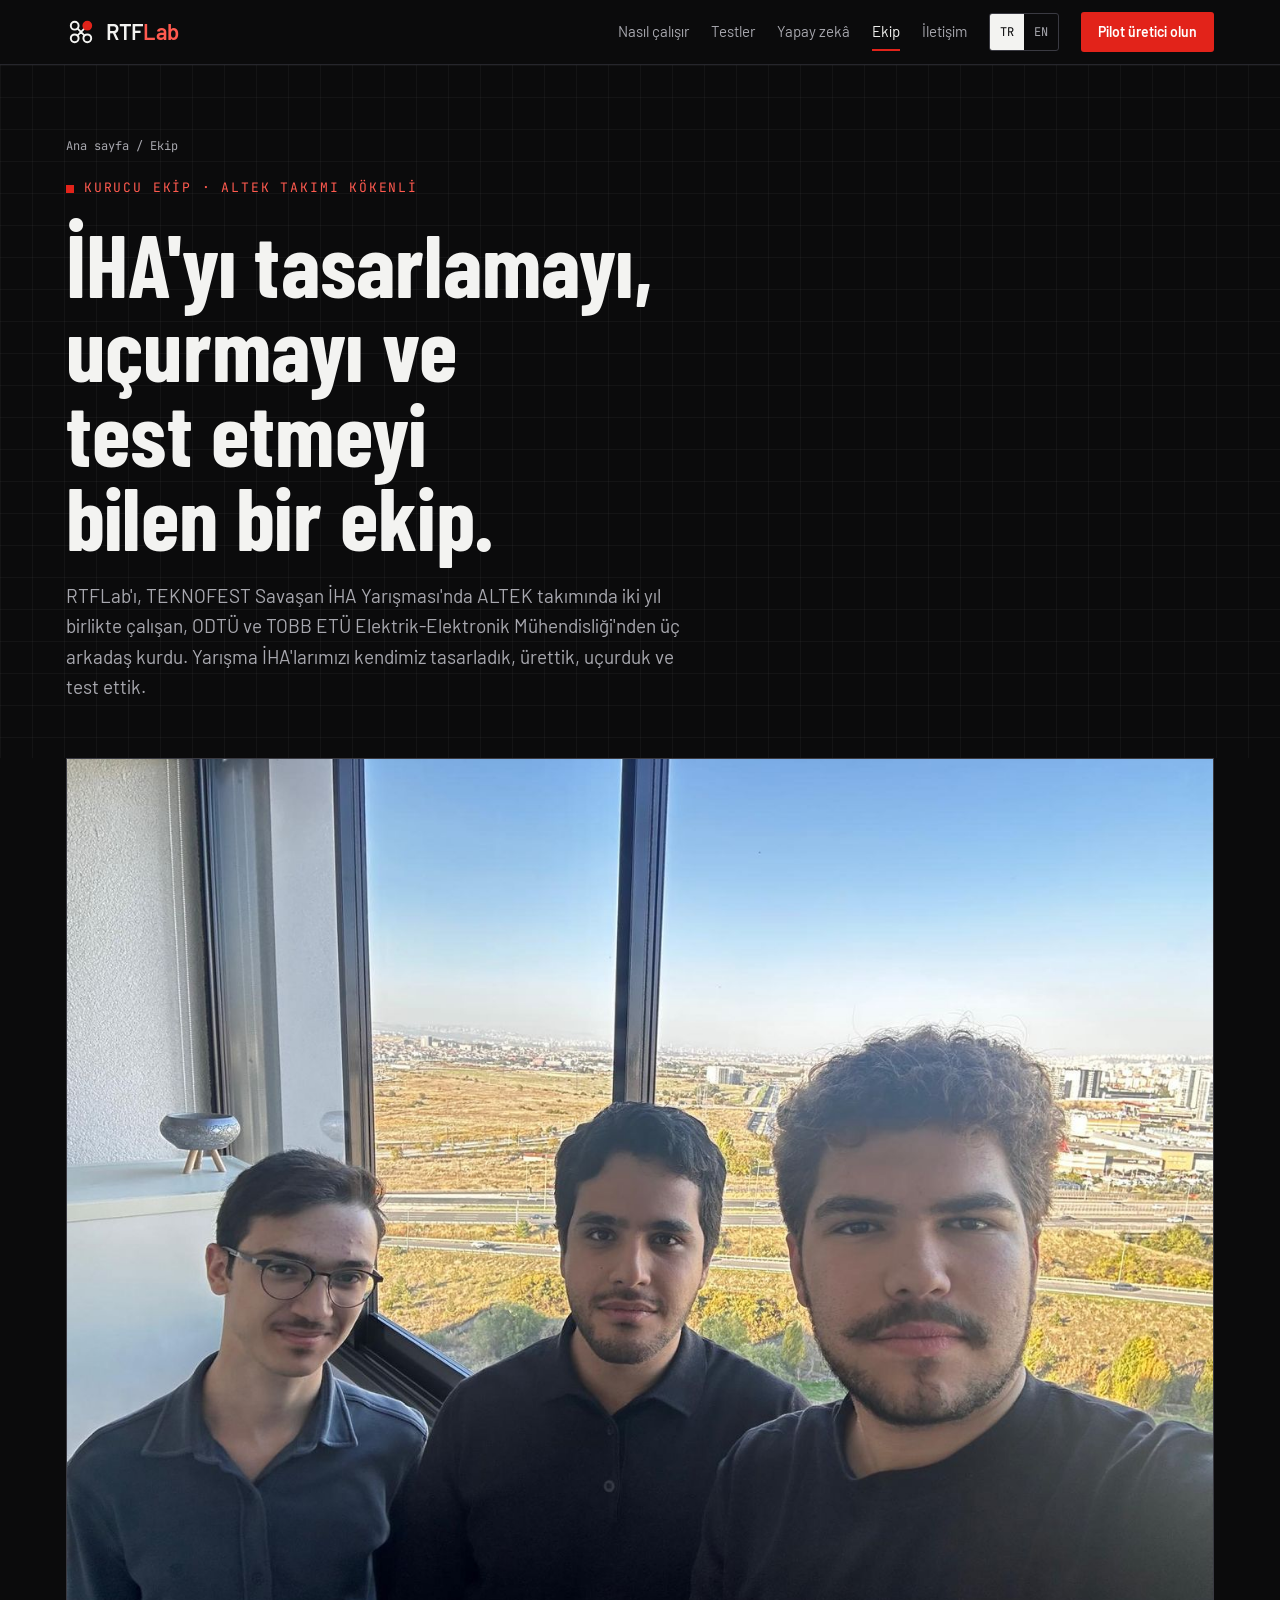
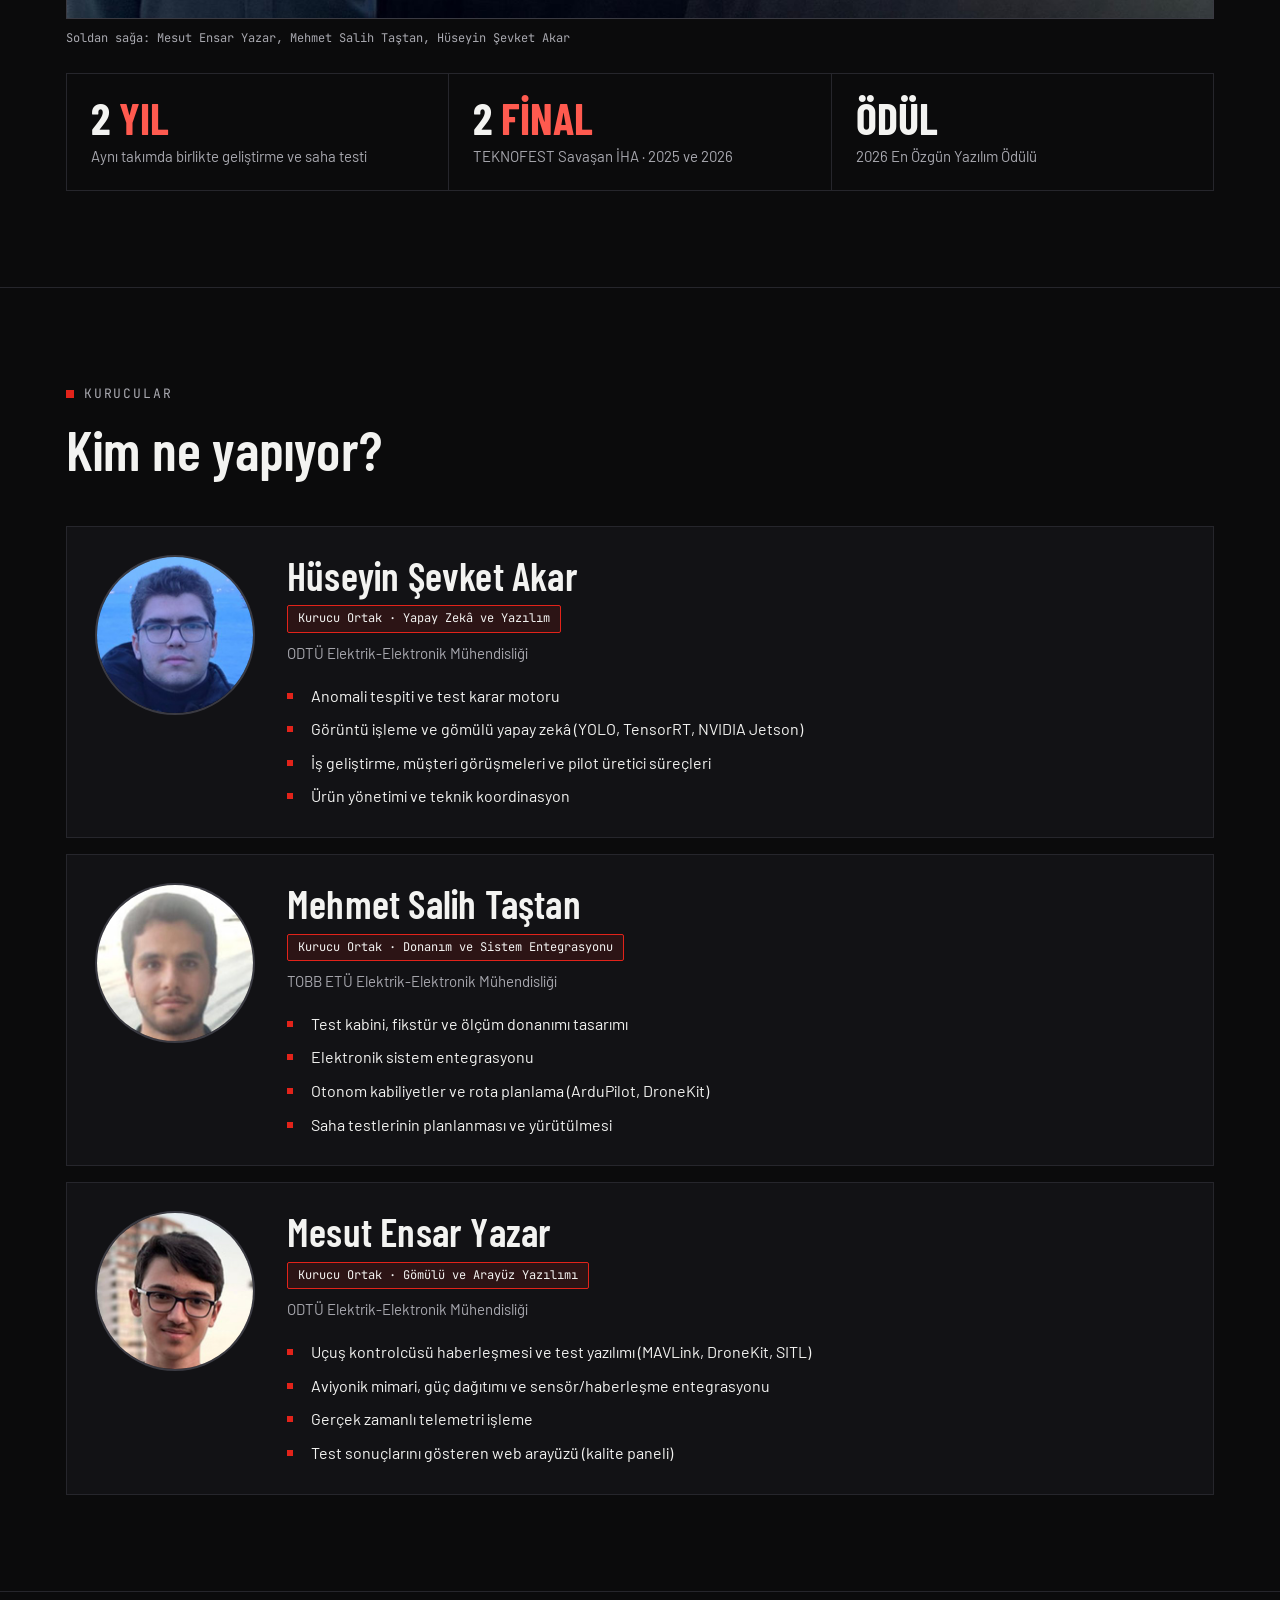
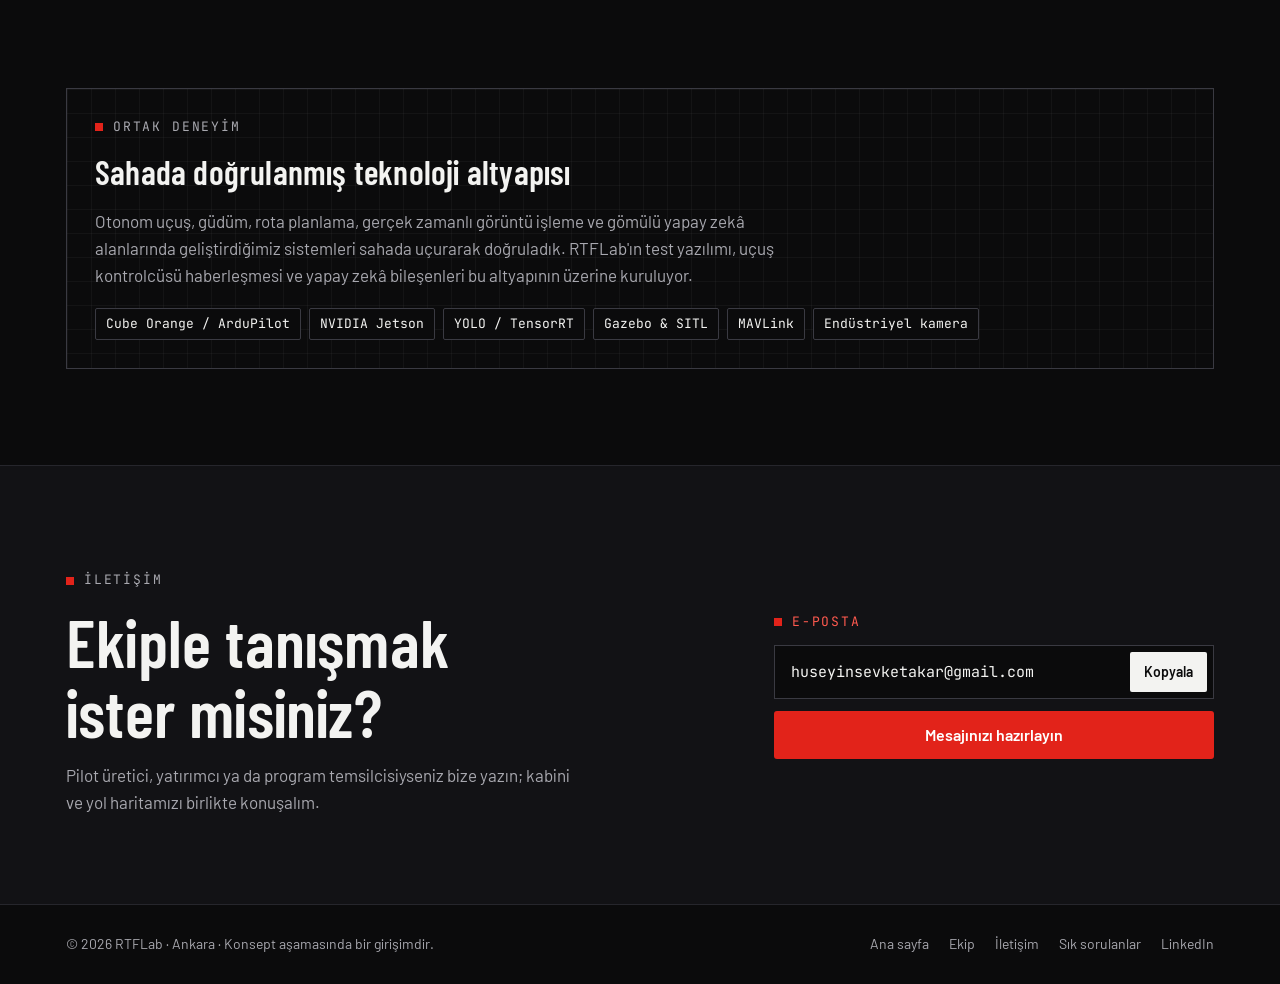
<file: ekip.html>
<!doctype html>
<html lang="tr">
<head>
<meta charset="utf-8">
<meta name="viewport" content="width=device-width, initial-scale=1, viewport-fit=cover">
<title>Ekip · RTFLab</title>
<meta name="theme-color" content="#0B0B0C">
<link rel="icon" type="image/svg+xml" href="favicon.svg">
<link rel="preconnect" href="https://fonts.googleapis.com">
<link rel="preconnect" href="https://fonts.gstatic.com" crossorigin>
<link rel="stylesheet" href="https://fonts.googleapis.com/css2?family=Barlow+Condensed:wght@500;600;700&family=Barlow:wght@400;500;600&family=JetBrains+Mono:wght@400;500&display=swap">
<link rel="stylesheet" href="site.css">
</head>
<body>
<header class="top" id="site-top">
  <div class="wrap bar">
    <a class="brand" href="index.html" aria-label="RTFLab ana sayfa">
      <svg viewBox="0 0 200 200" width="30" height="30" aria-hidden="true"><path d="M76.4 76.4 L123.6 123.6 M123.6 76.4 L76.4 123.6" fill="none" stroke="currentColor" stroke-width="12" stroke-linecap="round"/><circle cx="58" cy="58" r="26" fill="none" stroke="currentColor" stroke-width="13"/><circle cx="142" cy="58" r="26" fill="#E2231A" stroke="#E2231A" stroke-width="13"/><circle cx="58" cy="142" r="26" fill="none" stroke="currentColor" stroke-width="13"/><circle cx="142" cy="142" r="26" fill="none" stroke="currentColor" stroke-width="13"/></svg>
      <span>RTF<span class="labs">Lab</span></span>
    </a>
    <nav class="nav" id="site-nav" aria-label="Site">
      <a href="index.html#nasil" data-i18n="nav.how">Nasıl çalışır</a>
      <a href="index.html#testler" data-i18n="nav.tests">Testler</a>
      <a href="index.html#veri" data-i18n="nav.ai">Yapay zekâ</a>
      <a href="ekip.html" aria-current="page" data-i18n="nav.team">Ekip</a>
      <a href="iletisim.html" data-i18n="nav.contact">İletişim</a>
    </nav>
    <button class="menu-btn" type="button" id="menu-btn" aria-expanded="false" aria-controls="site-nav" aria-label="Menü"><svg width="20" height="20" viewBox="0 0 20 20" fill="none" stroke="currentColor" stroke-width="2" aria-hidden="true"><path d="M2 5 H18 M2 10 H18 M2 15 H18"/></svg></button>
    <div class="lang" role="group" aria-label="Dil / Language">
      <button type="button" id="lang-tr" data-lang="tr" aria-pressed="true">TR</button>
      <button type="button" id="lang-en" data-lang="en" aria-pressed="false">EN</button>
    </div>
    <a class="btn btn-red" href="iletisim.html#mesaj" data-i18n="nav.cta">Pilot üretici olun</a>
  </div>
</header>

<main>
  <section class="page-hero grid-bg" aria-labelledby="h-page">
    <div class="wrap">
      <p class="crumb"><a href="index.html" data-i18n="ft.home">Ana sayfa</a> / <span data-i18n="nav.team">Ekip</span></p>
      <p class="kicker" data-i18n="ek.k">Kurucu ekip · ALTEK takımı kökenli</p>
      <h1 id="h-page" data-i18n="ek.h">İHA'yı tasarlamayı, uçurmayı ve test etmeyi bilen bir ekip.</h1>
      <p class="lede" data-i18n="ek.lede">RTFLab'ı, TEKNOFEST Savaşan İHA Yarışması'nda ALTEK takımında iki yıl birlikte çalışan, ODTÜ ve TOBB ETÜ Elektrik-Elektronik Mühendisliği'nden üç arkadaş kurdu. Yarışma İHA'larımızı kendimiz tasarladık, ürettik, uçurduk ve test ettik.</p>
    </div>
  </section>

  <section class="sec" style="border-top:0;padding-top:0" aria-label="Ekip fotoğrafı ve başarılar">
    <div class="wrap" style="display:grid;gap:24px">
      <figure class="photo">
        <img src="media/ekip.jpg" width="1400" height="1050" alt="RTFLab kurucu ekibi: Mesut Ensar Yazar, Mehmet Salih Taştan ve Hüseyin Şevket Akar">
        <figcaption data-i18n="tm.cap">Soldan sağa: Mesut Ensar Yazar, Mehmet Salih Taştan, Hüseyin Şevket Akar</figcaption>
      </figure>
      <div class="stats">
        <div class="stat"><strong>2 <em data-i18n="ek.s1u">YIL</em></strong><span data-i18n="ek.s1">Aynı takımda birlikte geliştirme ve saha testi</span></div>
        <div class="stat"><strong>2 <em data-i18n="ek.s2u">FİNAL</em></strong><span data-i18n="ek.s2">TEKNOFEST Savaşan İHA · 2025 ve 2026</span></div>
        <div class="stat"><strong data-i18n="ek.s3u">ÖDÜL</strong><span data-i18n="ek.s3">2026 En Özgün Yazılım Ödülü</span></div>
      </div>
    </div>
  </section>

  <section class="sec" aria-labelledby="h-people">
    <div class="wrap">
      <div class="sec-head">
        <p class="kicker" data-i18n="ek.pk">Kurucular</p>
        <h2 id="h-people" data-i18n="ek.ph">Kim ne yapıyor?</h2>
      </div>
      <div class="people">
        <article class="pcard">
          <img src="media/huseyin.jpg" width="160" height="160" alt="Hüseyin Şevket Akar">
          <div>
            <h2>Hüseyin Şevket Akar</h2>
            <span class="chip" data-i18n="tm.1r">Kurucu Ortak · Yapay Zekâ ve Yazılım</span>
            <p class="school" data-i18n="tm.1s">ODTÜ Elektrik-Elektronik Mühendisliği</p>
            <ul>
              <li data-i18n="ek.1a">Anomali tespiti ve test karar motoru</li>
              <li data-i18n="ek.1b">Görüntü işleme ve gömülü yapay zekâ (YOLO, TensorRT, NVIDIA Jetson)</li>
              <li data-i18n="ek.1c">İş geliştirme, müşteri görüşmeleri ve pilot üretici süreçleri</li>
              <li data-i18n="ek.1d">Ürün yönetimi ve teknik koordinasyon</li>
            </ul>
          </div>
        </article>
        <article class="pcard">
          <img src="media/salih.jpg" width="160" height="160" alt="Mehmet Salih Taştan">
          <div>
            <h2>Mehmet Salih Taştan</h2>
            <span class="chip" data-i18n="tm.2r">Kurucu Ortak · Donanım ve Sistem Entegrasyonu</span>
            <p class="school" data-i18n="tm.2s">TOBB ETÜ Elektrik-Elektronik Mühendisliği</p>
            <ul>
              <li data-i18n="ek.2a">Test kabini, fikstür ve ölçüm donanımı tasarımı</li>
              <li data-i18n="ek.2b">Elektronik sistem entegrasyonu</li>
              <li data-i18n="ek.2c">Otonom kabiliyetler ve rota planlama (ArduPilot, DroneKit)</li>
              <li data-i18n="ek.2d">Saha testlerinin planlanması ve yürütülmesi</li>
            </ul>
          </div>
        </article>
        <article class="pcard">
          <img src="media/mesut.jpg" width="160" height="160" alt="Mesut Ensar Yazar">
          <div>
            <h2>Mesut Ensar Yazar</h2>
            <span class="chip" data-i18n="tm.3r">Kurucu Ortak · Gömülü ve Arayüz Yazılımı</span>
            <p class="school" data-i18n="tm.3s">ODTÜ Elektrik-Elektronik Mühendisliği</p>
            <ul>
              <li data-i18n="ek.3a">Uçuş kontrolcüsü haberleşmesi ve test yazılımı (MAVLink, DroneKit, SITL)</li>
              <li data-i18n="ek.3b">Aviyonik mimari, güç dağıtımı ve sensör/haberleşme entegrasyonu</li>
              <li data-i18n="ek.3c">Gerçek zamanlı telemetri işleme</li>
              <li data-i18n="ek.3d">Test sonuçlarını gösteren web arayüzü (kalite paneli)</li>
            </ul>
          </div>
        </article>
      </div>
    </div>
  </section>

  <section class="sec" aria-labelledby="h-stack">
    <div class="wrap">
      <div class="stack">
        <p class="kicker" data-i18n="ek.sk">Ortak deneyim</p>
        <h2 id="h-stack" data-i18n="ek.sh">Sahada doğrulanmış teknoloji altyapısı</h2>
        <p data-i18n="ek.sp">Otonom uçuş, güdüm, rota planlama, gerçek zamanlı görüntü işleme ve gömülü yapay zekâ alanlarında geliştirdiğimiz sistemleri sahada uçurarak doğruladık. RTFLab'ın test yazılımı, uçuş kontrolcüsü haberleşmesi ve yapay zekâ bileşenleri bu altyapının üzerine kuruluyor.</p>
        <ul class="chips">
          <li>Cube Orange / ArduPilot</li>
          <li>NVIDIA Jetson</li>
          <li>YOLO / TensorRT</li>
          <li>Gazebo &amp; SITL</li>
          <li>MAVLink</li>
          <li data-i18n="ek.cam">Endüstriyel kamera</li>
        </ul>
      </div>
    </div>
  </section>

  <section class="contact" aria-labelledby="h-cta">
    <div class="wrap">
      <div>
        <p class="kicker" data-i18n="ct.k">İletişim</p>
        <h2 id="h-cta" style="margin-top:16px" data-i18n="ek.ch">Ekiple tanışmak ister misiniz?</h2>
        <p data-i18n="ek.cp">Pilot üretici, yatırımcı ya da program temsilcisiyseniz bize yazın; kabini ve yol haritamızı birlikte konuşalım.</p>
      </div>
      <div class="mailbox">
        <span class="kicker" data-i18n="ct.l">E-posta</span>
        <div class="mail"><span id="mail-addr">huseyinsevketakar@gmail.com</span><button type="button" class="copy-btn" data-copy="#mail-addr" data-i18n="ct.copy">Kopyala</button></div>
        <a class="btn btn-red" href="iletisim.html#mesaj" data-i18n="ct.form">Mesajınızı hazırlayın</a>
      </div>
    </div>
  </section>
</main>

<footer>
  <div class="wrap">
    <span>© 2026 RTFLab · Ankara · <span data-i18n="ft.n">Konsept aşamasında bir girişimdir.</span></span>
    <nav class="foot-nav" aria-label="Alt menü">
      <a href="index.html" data-i18n="ft.home">Ana sayfa</a>
      <a href="ekip.html" data-i18n="nav.team">Ekip</a>
      <a href="iletisim.html" data-i18n="nav.contact">İletişim</a>
      <a href="iletisim.html#sss" data-i18n="ft.faq">Sık sorulanlar</a>
      <a href="https://www.linkedin.com/company/rtflab/" target="_blank" rel="noopener">LinkedIn</a>
    </nav>
  </div>
</footer>
<script src="site.js"></script>
</body>
</html>
</file>
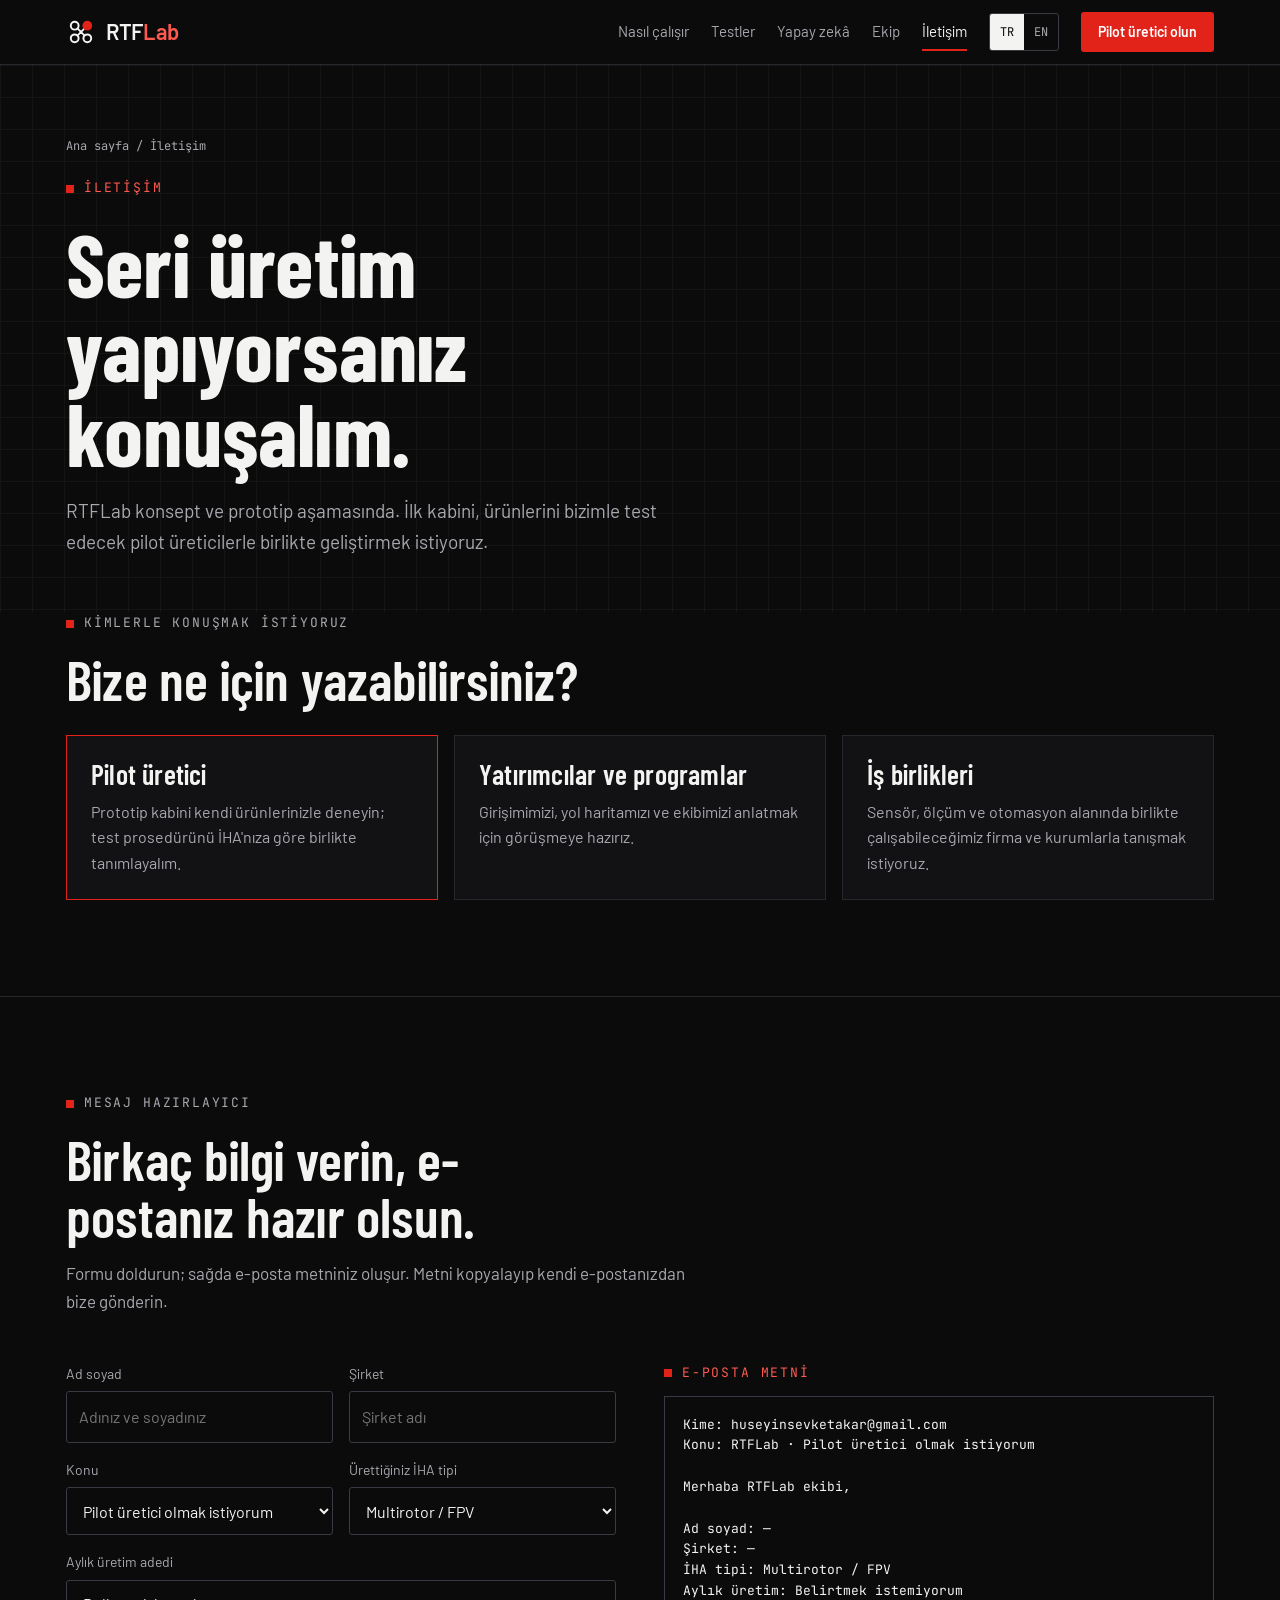
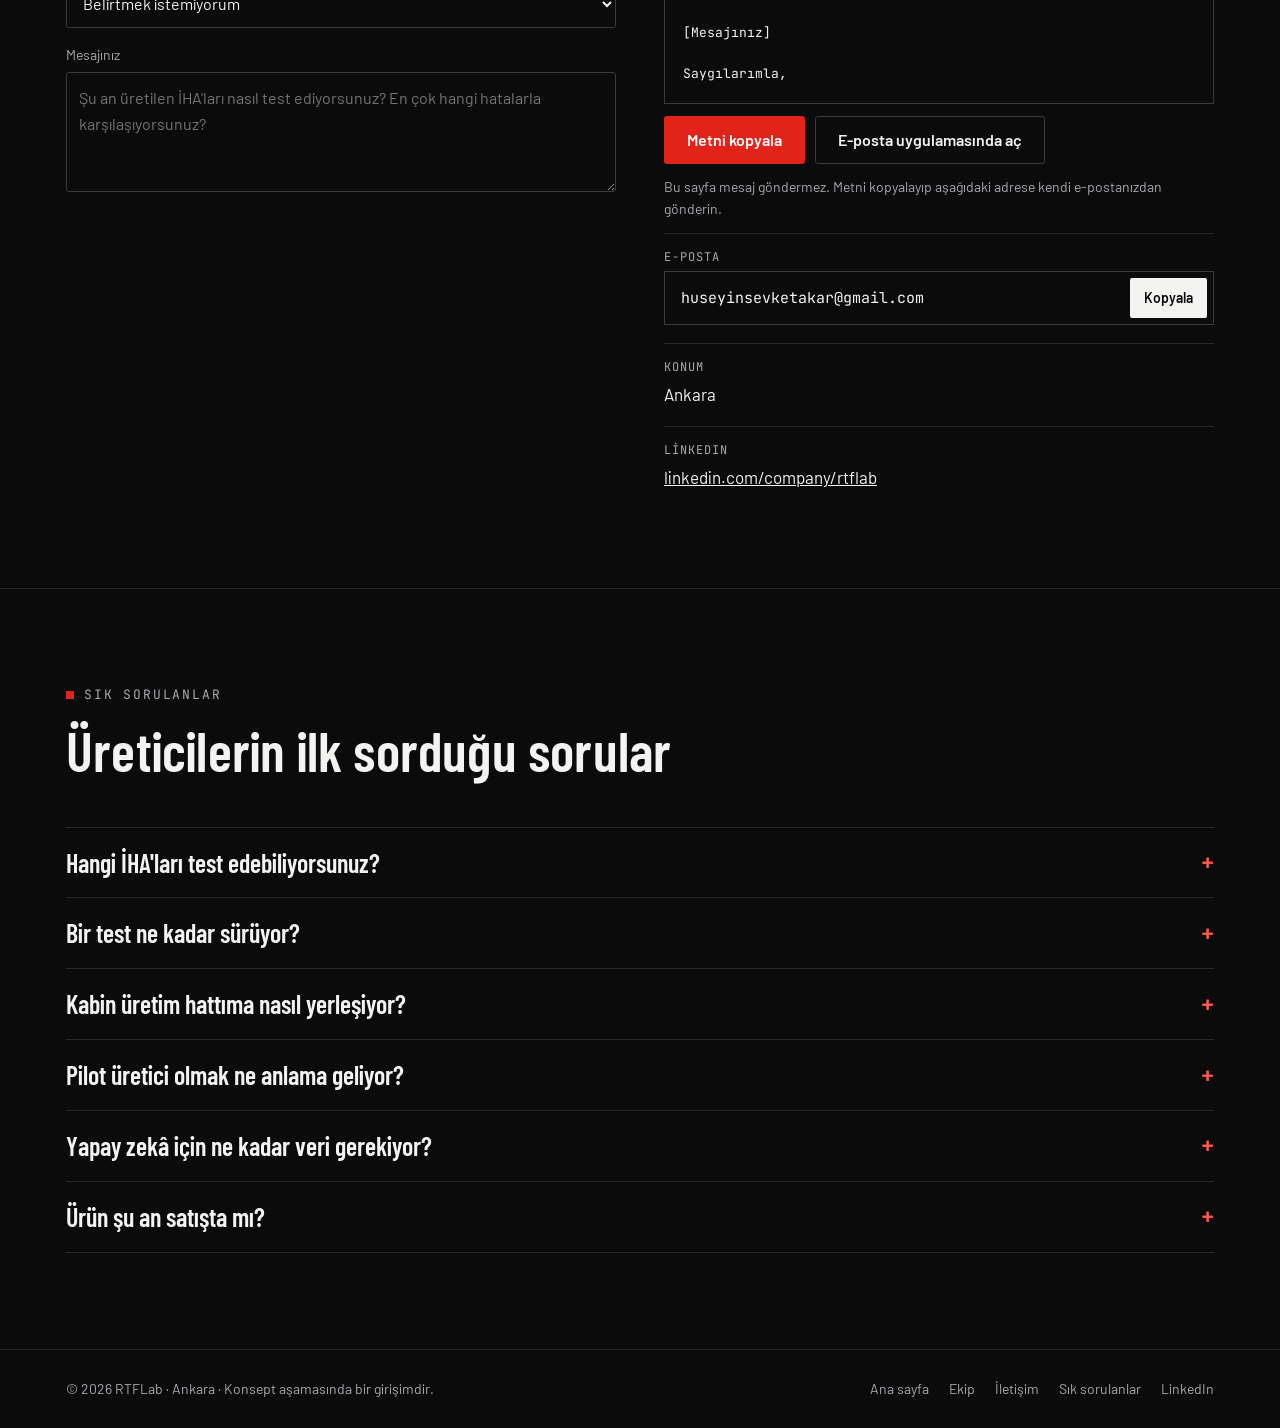
<file: iletisim.html>
<!doctype html>
<html lang="tr">
<head>
<meta charset="utf-8">
<meta name="viewport" content="width=device-width, initial-scale=1, viewport-fit=cover">
<title>İletişim · RTFLab</title>
<meta name="theme-color" content="#0B0B0C">
<link rel="icon" type="image/svg+xml" href="favicon.svg">
<link rel="preconnect" href="https://fonts.googleapis.com">
<link rel="preconnect" href="https://fonts.gstatic.com" crossorigin>
<link rel="stylesheet" href="https://fonts.googleapis.com/css2?family=Barlow+Condensed:wght@500;600;700&family=Barlow:wght@400;500;600&family=JetBrains+Mono:wght@400;500&display=swap">
<link rel="stylesheet" href="site.css">
</head>
<body>
<header class="top" id="site-top">
  <div class="wrap bar">
    <a class="brand" href="index.html" aria-label="RTFLab ana sayfa">
      <svg viewBox="0 0 200 200" width="30" height="30" aria-hidden="true"><path d="M76.4 76.4 L123.6 123.6 M123.6 76.4 L76.4 123.6" fill="none" stroke="currentColor" stroke-width="12" stroke-linecap="round"/><circle cx="58" cy="58" r="26" fill="none" stroke="currentColor" stroke-width="13"/><circle cx="142" cy="58" r="26" fill="#E2231A" stroke="#E2231A" stroke-width="13"/><circle cx="58" cy="142" r="26" fill="none" stroke="currentColor" stroke-width="13"/><circle cx="142" cy="142" r="26" fill="none" stroke="currentColor" stroke-width="13"/></svg>
      <span>RTF<span class="labs">Lab</span></span>
    </a>
    <nav class="nav" id="site-nav" aria-label="Site">
      <a href="index.html#nasil" data-i18n="nav.how">Nasıl çalışır</a>
      <a href="index.html#testler" data-i18n="nav.tests">Testler</a>
      <a href="index.html#veri" data-i18n="nav.ai">Yapay zekâ</a>
      <a href="ekip.html" data-i18n="nav.team">Ekip</a>
      <a href="iletisim.html" aria-current="page" data-i18n="nav.contact">İletişim</a>
    </nav>
    <button class="menu-btn" type="button" id="menu-btn" aria-expanded="false" aria-controls="site-nav" aria-label="Menü"><svg width="20" height="20" viewBox="0 0 20 20" fill="none" stroke="currentColor" stroke-width="2" aria-hidden="true"><path d="M2 5 H18 M2 10 H18 M2 15 H18"/></svg></button>
    <div class="lang" role="group" aria-label="Dil / Language">
      <button type="button" id="lang-tr" data-lang="tr" aria-pressed="true">TR</button>
      <button type="button" id="lang-en" data-lang="en" aria-pressed="false">EN</button>
    </div>
    <a class="btn btn-red" href="#mesaj" data-i18n="nav.cta">Pilot üretici olun</a>
  </div>
</header>

<main>
  <section class="page-hero grid-bg" aria-labelledby="h-page">
    <div class="wrap">
      <p class="crumb"><a href="index.html" data-i18n="ft.home">Ana sayfa</a> / <span data-i18n="nav.contact">İletişim</span></p>
      <p class="kicker" data-i18n="ct.k">İletişim</p>
      <h1 id="h-page" data-i18n="ct.h">Seri üretim yapıyorsanız konuşalım.</h1>
      <p class="lede" data-i18n="il.lede">RTFLab konsept ve prototip aşamasında. İlk kabini, ürünlerini bizimle test edecek pilot üreticilerle birlikte geliştirmek istiyoruz.</p>
    </div>
  </section>

  <section class="sec" style="border-top:0;padding-top:0" aria-labelledby="h-who">
    <div class="wrap">
      <div class="sec-head" style="margin-bottom:28px">
        <p class="kicker" data-i18n="il.wk">Kimlerle konuşmak istiyoruz</p>
        <h2 id="h-who" data-i18n="il.wh">Bize ne için yazabilirsiniz?</h2>
      </div>
      <div class="cards3">
        <div class="card key"><h3 data-i18n="il.c1h">Pilot üretici</h3><p data-i18n="il.c1p">Prototip kabini kendi ürünlerinizle deneyin; test prosedürünü İHA'nıza göre birlikte tanımlayalım.</p></div>
        <div class="card"><h3 data-i18n="il.c2h">Yatırımcılar ve programlar</h3><p data-i18n="il.c2p">Girişimimizi, yol haritamızı ve ekibimizi anlatmak için görüşmeye hazırız.</p></div>
        <div class="card"><h3 data-i18n="il.c3h">İş birlikleri</h3><p data-i18n="il.c3p">Sensör, ölçüm ve otomasyon alanında birlikte çalışabileceğimiz firma ve kurumlarla tanışmak istiyoruz.</p></div>
      </div>
    </div>
  </section>

  <section class="sec" id="mesaj" aria-labelledby="h-form">
    <div class="wrap">
      <div class="sec-head">
        <p class="kicker" data-i18n="il.fk">Mesaj hazırlayıcı</p>
        <h2 id="h-form" data-i18n="il.fh">Birkaç bilgi verin, e-postanız hazır olsun.</h2>
        <p data-i18n="il.fp">Formu doldurun; sağda e-posta metniniz oluşur. Metni kopyalayıp kendi e-postanızdan bize gönderin.</p>
      </div>
      <div class="form-grid">
        <form class="form" id="composer" novalidate>
          <div class="field"><label for="f-name" data-i18n="f.name">Ad soyad</label><input id="f-name" name="name" type="text" autocomplete="name" data-i18n-ph="ph.name" placeholder="Adınız ve soyadınız"></div>
          <div class="field"><label for="f-company" data-i18n="f.company">Şirket</label><input id="f-company" name="company" type="text" autocomplete="organization" data-i18n-ph="ph.company" placeholder="Şirket adı"></div>
          <div class="field"><label for="f-topic" data-i18n="f.topic">Konu</label>
            <select id="f-topic" name="topic">
              <option value="pilot" data-i18n="o.pilot">Pilot üretici olmak istiyorum</option>
              <option value="invest" data-i18n="o.invest">Yatırım / hızlandırma programı</option>
              <option value="collab" data-i18n="o.collab">İş birliği</option>
              <option value="other" data-i18n="o.other">Diğer</option>
            </select>
          </div>
          <div class="field"><label for="f-type" data-i18n="f.type">Ürettiğiniz İHA tipi</label>
            <select id="f-type" name="type">
              <option value="multi" data-i18n="o.multi">Multirotor / FPV</option>
              <option value="vtol" data-i18n="o.vtol">VTOL</option>
              <option value="fixed" data-i18n="o.fixed">Sabit kanat</option>
              <option value="many" data-i18n="o.many">Birden fazla tip</option>
              <option value="none" data-i18n="o.none">Üretici değilim</option>
            </select>
          </div>
          <div class="field full"><label for="f-vol" data-i18n="f.vol">Aylık üretim adedi</label>
            <select id="f-vol" name="vol">
              <option value="v0" data-i18n="o.v0">Belirtmek istemiyorum</option>
              <option value="v1" data-i18n="o.v1">50'den az</option>
              <option value="v2" data-i18n="o.v2">50 – 500</option>
              <option value="v3" data-i18n="o.v3">500'den fazla</option>
            </select>
          </div>
          <div class="field full"><label for="f-msg" data-i18n="f.msg">Mesajınız</label><textarea id="f-msg" name="msg" data-i18n-ph="ph.msg" placeholder="Şu an üretilen İHA'ları nasıl test ediyorsunuz? En çok hangi hatalarla karşılaşıyorsunuz?"></textarea></div>
        </form>
        <div class="preview">
          <span class="kicker" data-i18n="il.pv">E-posta metni</span>
          <pre id="preview" aria-live="polite"></pre>
          <div class="row">
            <button type="button" class="btn btn-red copy-btn" data-copy="#preview" data-i18n="il.copy">Metni kopyala</button>
            <a class="btn btn-line" id="mailto-link" href="mailto:huseyinsevketakar@gmail.com" data-i18n="il.open">E-posta uygulamasında aç</a>
          </div>
          <p class="hint" data-i18n="il.hint">Bu sayfa mesaj göndermez. Metni kopyalayıp aşağıdaki adrese kendi e-postanızdan gönderin.</p>
          <div class="side-info">
            <div class="info-row"><small data-i18n="ct.l">E-posta</small><div class="mail"><span id="mail-addr">huseyinsevketakar@gmail.com</span><button type="button" class="copy-btn" data-copy="#mail-addr" data-i18n="ct.copy">Kopyala</button></div></div>
            <div class="info-row"><small data-i18n="il.loc">Konum</small><span>Ankara</span></div>
            <div class="info-row"><small>LinkedIn</small><a href="https://www.linkedin.com/company/rtflab/" target="_blank" rel="noopener">linkedin.com/company/rtflab</a></div>
          </div>
        </div>
      </div>
    </div>
  </section>

  <section class="sec" id="sss" aria-labelledby="h-faq">
    <div class="wrap">
      <div class="sec-head">
        <p class="kicker" data-i18n="faq.k">Sık sorulanlar</p>
        <h2 id="h-faq" data-i18n="faq.h">Üreticilerin ilk sorduğu sorular</h2>
      </div>
      <div class="faq">
        <details><summary data-i18n="q1">Hangi İHA'ları test edebiliyorsunuz?</summary><p data-i18n="a1">İlk odağımız FPV ve küçük multirotorlar. Modüler fikstürlerle VTOL ve 2 metre kanat açıklığına kadar sabit kanat İHA'lar yol haritamızda.</p></details>
        <details><summary data-i18n="q2">Bir test ne kadar sürüyor?</summary><p data-i18n="a2">Hedefimiz ürün başına yaklaşık 5 dakika. Kesin süre, İHA tipine ve test reçetesine göre prototip aşamasında netleşecek.</p></details>
        <details><summary data-i18n="q3">Kabin üretim hattıma nasıl yerleşiyor?</summary><p data-i18n="a3">Kabin bant sonuna konumlanır. Operatör İHA'yı fikstüre yerleştirir ve testi başlatır; kabini mevcut hatta büyük bir değişiklik gerektirmeyecek şekilde tasarlıyoruz.</p></details>
        <details><summary data-i18n="q4">Pilot üretici olmak ne anlama geliyor?</summary><p data-i18n="a4">Prototip kabini kendi ürünlerinizle denemek, test prosedürünü bizimle birlikte tanımlamak ve geri bildirim vermek. Koşulları birlikte konuşuruz.</p></details>
        <details><summary data-i18n="q5">Yapay zekâ için ne kadar veri gerekiyor?</summary><p data-i18n="a5">Sistem, az sayıda sağlam üründen referans profil çıkaracak şekilde tasarlanıyor. Hatalı numune toplamanız gerekmiyor.</p></details>
        <details><summary data-i18n="q6">Ürün şu an satışta mı?</summary><p data-i18n="a6">Hayır. RTFLab konsept ve prototip aşamasında; ilk kabini pilot üreticilerle birlikte geliştiriyoruz.</p></details>
      </div>
    </div>
  </section>
</main>

<footer>
  <div class="wrap">
    <span>© 2026 RTFLab · Ankara · <span data-i18n="ft.n">Konsept aşamasında bir girişimdir.</span></span>
    <nav class="foot-nav" aria-label="Alt menü">
      <a href="index.html" data-i18n="ft.home">Ana sayfa</a>
      <a href="ekip.html" data-i18n="nav.team">Ekip</a>
      <a href="iletisim.html" data-i18n="nav.contact">İletişim</a>
      <a href="#sss" data-i18n="ft.faq">Sık sorulanlar</a>
      <a href="https://www.linkedin.com/company/rtflab/" target="_blank" rel="noopener">LinkedIn</a>
    </nav>
  </div>
</footer>
<script src="site.js"></script>
</body>
</html>
</file>
<file: site.css>
/* RTFLab — ortak stil. Layout: test protokolü gibi okunan sayfalar; teknik çizim ızgarası, mono ölçü etiketleri, kırmızı yalnızca "karar/hata" vurgusu */
:root{
  color-scheme: dark;
  --bg:#0B0B0C; --panel:#121215; --panel-2:#18181C; --line:#26262C; --line-2:#3A3A42;
  --fg:#F3F3F1; --muted:#A8A8AF; --dim:#7A7A82;
  --red:#E2231A; --red-text:#FF5A4F; --red-soft:rgba(226,35,26,.12);
  --grid:rgba(255,255,255,.035);
  --f-display:'Barlow Condensed','Arial Narrow',sans-serif;
  --f-body:'Barlow',system-ui,-apple-system,'Segoe UI',sans-serif;
  --f-mono:'JetBrains Mono',ui-monospace,'SFMono-Regular',Menlo,monospace;
  --wrap:1180px;
}
*{box-sizing:border-box}
html{scroll-behavior:smooth}
body{margin:0;background:var(--bg);color:var(--fg);font-family:var(--f-body);font-size:17px;line-height:1.6;-webkit-font-smoothing:antialiased}
body::before{content:"";position:fixed;inset:0 0 auto;height:env(safe-area-inset-top,0px);z-index:30;background:var(--bg)}
img{max-width:100%;display:block}
[hidden]{display:none!important}
a{color:inherit}
:focus-visible{outline:2px solid var(--red-text);outline-offset:3px;border-radius:2px}
.wrap{max-width:var(--wrap);margin:0 auto;padding-left:max(16px,env(safe-area-inset-left,0px));padding-right:max(16px,env(safe-area-inset-right,0px))}
h1,h2,h3{font-family:var(--f-display);font-weight:600;line-height:1.02;margin:0;text-wrap:balance;letter-spacing:.2px}
p{margin:0}
.kicker{font-family:var(--f-mono);font-size:13px;letter-spacing:.14em;text-transform:uppercase;color:var(--red-text);display:flex;align-items:center;gap:10px;margin:0}
.kicker::before{content:"";width:8px;height:8px;background:var(--red);display:inline-block;flex:none}
.sec{padding-block:96px;border-top:1px solid var(--line)}
.sec-head{display:grid;gap:16px;max-width:760px;margin-bottom:48px}
.sec-head h2{font-size:clamp(36px,5vw,56px)}
.sec-head p{color:var(--muted);max-width:62ch}
.textlink{font-weight:600;text-decoration:none;border-bottom:1px solid var(--red);padding-bottom:2px;justify-self:start}
.textlink:hover{color:var(--red-text)}

/* header */
.top{position:sticky;top:env(safe-area-inset-top,0px);z-index:20;background:var(--bg);border-bottom:1px solid var(--line)}
.top .bar{display:flex;align-items:center;gap:22px;height:64px}
.brand{display:flex;align-items:center;gap:10px;text-decoration:none;font-weight:600;font-size:22px;letter-spacing:-.3px}
.brand .labs{color:var(--red-text)}
.nav{display:flex;gap:22px;margin-left:auto}
.nav a{text-decoration:none;color:var(--muted);font-size:15px;padding-block:6px}
.nav a:hover,.nav a[aria-current="page"]{color:var(--fg)}
.nav a[aria-current="page"]{border-bottom:2px solid var(--red)}
.lang{display:flex;border:1px solid var(--line-2);border-radius:3px;overflow:hidden;flex:none}
.lang button{background:transparent;border:0;color:var(--muted);font-family:var(--f-mono);font-size:12px;padding:7px 10px;cursor:pointer;min-height:36px}
.lang button[aria-pressed="true"]{background:var(--fg);color:var(--bg)}
.menu-btn{display:none;background:transparent;border:1px solid var(--line-2);color:var(--fg);min-height:40px;min-width:44px;border-radius:3px;cursor:pointer;align-items:center;justify-content:center}
.btn{display:inline-flex;align-items:center;justify-content:center;gap:8px;min-height:48px;padding:0 22px;border-radius:3px;font-family:var(--f-body);font-weight:600;font-size:16px;text-decoration:none;border:1px solid transparent;cursor:pointer}
.btn-red{background:var(--red);color:#fff}
.btn-red:hover{background:#c91d15}
.btn-line{border-color:var(--line-2);color:var(--fg);background:transparent}
.btn-line:hover{border-color:var(--fg)}
.top .btn{min-height:40px;padding:0 16px;font-size:14px;flex:none}

/* hero (ana sayfa) */
.grid-bg{background-image:linear-gradient(var(--grid) 1px,transparent 1px),linear-gradient(90deg,var(--grid) 1px,transparent 1px);background-size:32px 32px}
.hero .wrap.hero-grid{display:grid;grid-template-columns:minmax(0,1.05fr) minmax(0,.95fr);gap:48px;align-items:center;padding-block:72px 56px}
.hero-copy{display:grid;gap:26px;min-width:0}
.hero h1{font-size:clamp(52px,8.4vw,104px);font-weight:700;line-height:.94}
.hero h1 .r{color:var(--red);display:block}
.lede{font-size:19px;color:var(--muted);max-width:56ch}
.cta-row{display:flex;flex-wrap:wrap;gap:12px}
.status{display:flex;align-items:center;gap:10px;font-family:var(--f-mono);font-size:13px;color:var(--muted)}
.status i{width:8px;height:8px;border-radius:50%;background:var(--red);display:inline-block;animation:blink 1.6s ease-in-out infinite}
@keyframes blink{50%{opacity:.25}}
.cabin-fig{margin:0;display:grid;gap:14px;min-width:0}
.cabin-fig svg{width:100%;height:auto;max-width:520px;justify-self:center}
.legend{list-style:none;margin:0;padding:0;display:grid;grid-template-columns:repeat(2,minmax(0,1fr));gap:6px 18px;font-size:14px;color:var(--muted)}
.legend li{display:flex;gap:10px;align-items:baseline}
.legend b{font-family:var(--f-mono);font-weight:500;color:var(--red-text);font-size:12px}
.scan{animation:scan 4.2s cubic-bezier(.45,0,.55,1) infinite}
@keyframes scan{0%{transform:translateY(0)}50%{transform:translateY(212px)}100%{transform:translateY(0)}}
.strip{border-top:1px solid var(--line);background:var(--bg)}
.strip .wrap{display:flex;align-items:center;gap:20px;padding-block:18px;flex-wrap:wrap}
.strip .lab{font-family:var(--f-mono);font-size:12px;letter-spacing:.12em;color:var(--muted);white-space:nowrap}
.seq{display:grid;grid-template-columns:repeat(6,minmax(0,1fr));gap:6px;flex:1 1 520px;min-width:0;list-style:none;margin:0;padding:0}
.seq li{border-top:3px solid var(--line-2);padding-top:8px;font-size:14px;display:flex;justify-content:space-between;gap:6px}
.seq li span{font-family:var(--f-mono);font-size:11px;color:var(--muted)}
.seq li.on{border-top-color:var(--red)}

/* problem */
.grid4{display:grid;grid-template-columns:repeat(4,minmax(0,1fr));gap:1px;background:var(--line);border:1px solid var(--line)}
.cell{background:var(--bg);padding:28px 24px;display:grid;gap:12px;align-content:start;min-width:0}
.cell svg{color:var(--red-text)}
.cell h3{font-size:28px}
.cell p{color:var(--muted);font-size:16px}

/* adımlar */
.steps{list-style:none;margin:0;padding:0;display:grid;grid-template-columns:repeat(4,minmax(0,1fr));gap:24px;counter-reset:s}
.steps li{display:grid;gap:10px;align-content:start;position:relative;padding-top:56px;min-width:0}
.steps li::before{counter-increment:s;content:counter(s);position:absolute;top:0;left:0;width:40px;height:40px;border:1px solid var(--line-2);display:grid;place-items:center;font-family:var(--f-mono);font-size:14px;background:var(--bg);z-index:1}
.steps li::after{content:"";position:absolute;top:20px;left:40px;right:-24px;height:1px;background:var(--line-2)}
.steps li:last-child::after{display:none}
.steps li:nth-child(3)::before{border-color:var(--red);color:var(--red-text)}
.steps h3{font-size:30px}
.steps p{color:var(--muted);font-size:16px}

/* testler */
.tests{display:grid;grid-template-columns:repeat(3,minmax(0,1fr));gap:16px}
.test{background:var(--panel);border:1px solid var(--line);padding:24px;display:grid;gap:14px;align-content:start;min-width:0}
.test-top{display:flex;justify-content:space-between;align-items:center;gap:12px}
.test-no{font-family:var(--f-mono);font-size:12px;color:var(--muted)}
.unit{font-family:var(--f-mono);font-size:12px;border:1px solid var(--line-2);padding:3px 8px;border-radius:2px;white-space:nowrap}
.test h3{font-size:30px}
.test .what{font-size:16px}
.test .how{color:var(--muted);font-size:15px;border-top:1px dashed var(--line-2);padding-top:12px}

/* video */
.video-box{border:1px solid var(--line);background:#000;max-width:100%}
.video-box video{display:block;width:100%;height:auto;aspect-ratio:16/9;max-width:100%;background:#000}
.note{font-family:var(--f-mono);font-size:12px;color:var(--muted);margin-top:12px}

/* yapay zekâ + panel */
.split{display:grid;grid-template-columns:minmax(0,.9fr) minmax(0,1.1fr);gap:48px;align-items:start}
.ticks{list-style:none;margin:0;padding:0;display:grid;gap:14px}
.ticks li{display:grid;grid-template-columns:20px minmax(0,1fr);gap:12px;color:var(--muted)}
.ticks li svg{margin-top:5px;color:var(--fg)}
.panel{background:var(--panel);border:1px solid var(--line-2);min-width:0}
.panel-bar{display:flex;align-items:center;gap:12px;padding:12px 16px;border-bottom:1px solid var(--line)}
.panel-bar .dots{display:flex;gap:6px}
.panel-bar .dots i{width:9px;height:9px;border-radius:50%;border:1px solid var(--line-2);display:block}
.panel-bar b{font-family:var(--f-display);font-weight:600;font-size:20px}
.tag{margin-left:auto;font-family:var(--f-mono);font-size:11px;color:var(--muted);border:1px solid var(--line-2);padding:2px 8px;border-radius:2px}
.kpis{display:grid;grid-template-columns:repeat(3,minmax(0,1fr));gap:1px;background:var(--line);border-bottom:1px solid var(--line)}
.kpi{background:var(--panel);padding:16px}
.kpi small{display:block;color:var(--muted);font-size:13px}
.kpi strong{font-family:var(--f-display);font-size:40px;font-weight:600;line-height:1.1;font-variant-numeric:tabular-nums}
.kpi strong.bad{color:var(--red-text)}
.tbl-wrap{overflow-x:auto}
table{width:100%;border-collapse:collapse;font-size:14px;min-width:420px}
th{text-align:left;font-weight:500;color:var(--muted);font-size:12px;font-family:var(--f-mono);padding:10px 16px;border-bottom:1px solid var(--line)}
td{padding:11px 16px;border-bottom:1px solid var(--line);font-variant-numeric:tabular-nums}
tr:last-child td{border-bottom:0}
td.sn{font-family:var(--f-mono);font-size:13px}
.res{font-family:var(--f-mono);font-size:12px;font-weight:500;padding:2px 8px;border-radius:2px;border:1px solid var(--line-2)}
.res.fail{color:var(--red-text);border-color:var(--red);background:var(--red-soft)}
tr.hl td{background:var(--red-soft)}

/* modülerlik */
.mods{display:grid;grid-template-columns:repeat(3,minmax(0,1fr));gap:16px}
.mod{border:1px solid var(--line);padding:28px 24px;display:grid;gap:14px;justify-items:center;text-align:center;min-width:0;background-image:linear-gradient(var(--grid) 1px,transparent 1px),linear-gradient(90deg,var(--grid) 1px,transparent 1px);background-size:20px 20px}
.mod svg{width:100%;max-width:220px;height:auto;color:var(--fg)}
.mod h3{font-size:32px}
.mod p{color:var(--muted);font-size:15px}

/* neden */
.why{display:grid;grid-template-columns:repeat(2,minmax(0,1fr));gap:0 48px}
.why div{display:grid;gap:6px;padding-block:22px;border-top:1px solid var(--line);min-width:0}
.why h3{font-size:26px}
.why p{color:var(--muted);font-size:16px}
.biz{margin-top:36px;padding:18px 20px;border:1px dashed var(--line-2);color:var(--muted);font-size:16px}
.biz b{color:var(--fg);font-weight:600}

/* yol haritası */
.road{list-style:none;margin:0;padding:0;display:grid;grid-template-columns:repeat(4,minmax(0,1fr))}
.road li{position:relative;padding:34px 22px 0 0;display:grid;gap:8px;align-content:start;min-width:0}
.road li::before{content:"";position:absolute;top:8px;left:0;right:0;height:2px;background:var(--line-2)}
.road li::after{content:"";position:absolute;top:2px;left:0;width:14px;height:14px;border:2px solid var(--line-2);background:var(--bg);border-radius:50%}
.road li.now::after{border-color:var(--red);background:var(--red)}
.road li.now::before{background:linear-gradient(90deg,var(--red) 0 40%,var(--line-2) 40%)}
.road h3{font-size:28px}
.road p{color:var(--muted);font-size:15px}
.now-tag{justify-self:start;font-family:var(--f-mono);font-size:11px;color:var(--red-text);border:1px solid var(--red);padding:1px 7px;border-radius:2px}

/* ekip (ana sayfa özeti) */
.team-sum{display:grid;grid-template-columns:minmax(0,1.1fr) minmax(0,.9fr);gap:48px;align-items:center}
.photo{margin:0;display:grid;gap:10px;min-width:0}
.photo img{width:100%;height:auto;aspect-ratio:4/3;object-fit:cover;border:1px solid var(--line-2)}
.photo figcaption{font-family:var(--f-mono);font-size:12px;color:var(--muted)}
.names{list-style:none;margin:0;padding:0;display:grid}
.names li{display:grid;grid-template-columns:48px minmax(0,1fr);gap:14px;align-items:center;padding-block:14px;border-top:1px solid var(--line)}
.names img{width:48px;height:48px;border-radius:50%;object-fit:cover;border:1px solid var(--line-2)}
.names b{font-family:var(--f-display);font-weight:600;font-size:24px;display:block;line-height:1.1}
.names span{font-size:15px;color:var(--muted)}
.award{margin-top:20px;display:flex;gap:14px;align-items:center;padding:16px 18px;border:1px solid var(--line);color:var(--muted);font-size:15px}
.award svg{flex:none;color:var(--red-text)}

/* iletişim bandı */
.contact{background:var(--panel);border-top:1px solid var(--line)}
.contact .wrap{display:grid;grid-template-columns:minmax(0,1.2fr) minmax(0,.8fr);gap:48px;align-items:center;padding-block:88px}
.contact h2{font-size:clamp(40px,6vw,68px)}
.contact p{color:var(--muted);margin-top:16px;max-width:52ch}
.mailbox{display:grid;gap:12px;min-width:0}
.mail{display:flex;align-items:center;gap:8px;border:1px solid var(--line-2);background:var(--bg);padding:6px 6px 6px 16px;min-width:0}
.mail span{font-family:var(--f-mono);font-size:15px;user-select:all;overflow-wrap:anywhere;flex:1;min-width:0}
.mail button{flex:none;min-height:40px;padding:0 14px;background:var(--fg);color:var(--bg);border:0;border-radius:2px;font-family:var(--f-body);font-weight:600;font-size:14px;cursor:pointer}

/* alt sayfa başlığı */
.page-hero .wrap{padding-block:72px 56px;display:grid;gap:22px}
.page-hero h1{font-size:clamp(46px,7vw,88px);font-weight:700;line-height:.96;max-width:16ch}
.crumb{font-family:var(--f-mono);font-size:12px;color:var(--muted)}
.crumb a{text-decoration:none}
.crumb a:hover{color:var(--fg)}

/* ekip sayfası */
.stats{display:grid;grid-template-columns:repeat(3,minmax(0,1fr));gap:1px;background:var(--line);border:1px solid var(--line)}
.stat{background:var(--bg);padding:22px 24px;display:grid;gap:4px}
.stat strong{font-family:var(--f-display);font-size:44px;font-weight:700;line-height:1;color:var(--fg)}
.stat strong em{font-style:normal;color:var(--red-text)}
.stat span{color:var(--muted);font-size:15px}
.people{display:grid;gap:16px}
.pcard{display:grid;grid-template-columns:160px minmax(0,1fr);gap:32px;padding:28px;border:1px solid var(--line);background:var(--panel);align-items:start}
.pcard img{width:160px;height:160px;border-radius:50%;object-fit:cover;border:2px solid var(--line-2)}
.pcard h2{font-size:40px}
.chip{display:inline-block;font-family:var(--f-mono);font-size:12px;border:1px solid var(--red);color:var(--fg);background:var(--red-soft);padding:3px 10px;border-radius:2px;margin-top:10px}
.pcard .school{color:var(--muted);font-size:15px;margin-top:8px}
.pcard ul{margin:18px 0 0;padding:0;list-style:none;display:grid;gap:8px}
.pcard li{display:grid;grid-template-columns:14px minmax(0,1fr);gap:10px;font-size:16px}
.pcard li::before{content:"";width:6px;height:6px;background:var(--red);margin-top:10px}
.stack{border:1px solid var(--line-2);padding:28px;display:grid;gap:18px;background-image:linear-gradient(var(--grid) 1px,transparent 1px),linear-gradient(90deg,var(--grid) 1px,transparent 1px);background-size:24px 24px}
.stack h2{font-size:34px}
.stack p{color:var(--muted);max-width:70ch}
.chips{display:flex;flex-wrap:wrap;gap:8px;list-style:none;margin:0;padding:0}
.chips li{font-family:var(--f-mono);font-size:13px;border:1px solid var(--line-2);padding:5px 10px;border-radius:2px;background:var(--bg)}

/* iletişim sayfası */
.cards3{display:grid;grid-template-columns:repeat(3,minmax(0,1fr));gap:16px}
.card{border:1px solid var(--line);background:var(--panel);padding:24px;display:grid;gap:10px;align-content:start;min-width:0}
.card h3{font-size:28px}
.card p{color:var(--muted);font-size:16px}
.card.key{border-color:var(--red)}
.form-grid{display:grid;grid-template-columns:minmax(0,1fr) minmax(0,1fr);gap:48px;align-items:start}
.form{display:grid;grid-template-columns:repeat(2,minmax(0,1fr));gap:16px}
.field{display:grid;gap:6px;min-width:0}
.field.full{grid-column:1/-1}
.field label{font-size:14px;color:var(--muted)}
.field input,.field select,.field textarea{width:100%;background:var(--bg);color:var(--fg);border:1px solid var(--line-2);border-radius:3px;padding:12px 12px;font:inherit;font-size:16px;min-height:48px}
.field textarea{min-height:120px;resize:vertical}
.field input:focus,.field select:focus,.field textarea:focus{outline:2px solid var(--red-text);outline-offset:0;border-color:transparent}
.preview{display:grid;gap:12px;min-width:0}
.preview pre{margin:0;background:var(--bg);border:1px solid var(--line-2);padding:18px;font-family:var(--f-mono);font-size:13px;line-height:1.6;white-space:pre-wrap;overflow-wrap:anywhere;min-height:260px;color:var(--fg)}
.preview .row{display:flex;flex-wrap:wrap;gap:10px}
.hint{font-size:14px;color:var(--muted)}
.side-info{display:grid;gap:18px}
.info-row{display:grid;gap:4px;padding-top:14px;border-top:1px solid var(--line)}
.info-row small{font-family:var(--f-mono);font-size:12px;color:var(--muted);letter-spacing:.08em;text-transform:uppercase}
.faq{display:grid;border-top:1px solid var(--line)}
.faq details{border-bottom:1px solid var(--line)}
.faq summary{cursor:pointer;list-style:none;display:flex;justify-content:space-between;gap:16px;align-items:center;padding-block:20px;font-family:var(--f-display);font-weight:600;font-size:26px;line-height:1.15}
.faq summary::-webkit-details-marker{display:none}
.faq summary::after{content:"+";font-family:var(--f-mono);font-size:22px;color:var(--red-text);flex:none}
.faq details[open] summary::after{content:"−"}
.faq details p{color:var(--muted);padding-bottom:22px;max-width:70ch}

/* footer */
footer{border-top:1px solid var(--line)}
footer .wrap{display:flex;justify-content:space-between;gap:16px 32px;flex-wrap:wrap;padding-block:28px;color:var(--muted);font-size:14px}
.foot-nav{display:flex;flex-wrap:wrap;gap:8px 20px}
.foot-nav a{text-decoration:none}
.foot-nav a:hover{color:var(--fg)}

@media (max-width: 980px){
  .menu-btn{display:inline-flex;margin-left:auto}
  .nav{display:none;position:absolute;left:0;right:0;top:100%;flex-direction:column;gap:0;background:var(--bg);border-bottom:1px solid var(--line);padding:8px max(16px,env(safe-area-inset-right,0px)) 16px max(16px,env(safe-area-inset-left,0px))}
  .top.open .nav{display:flex}
  .nav a{padding-block:12px;border-bottom:1px solid var(--line);font-size:17px}
  .nav a[aria-current="page"]{border-bottom-color:var(--red)}
  .hero .wrap.hero-grid,.split,.contact .wrap,.team-sum,.form-grid{grid-template-columns:minmax(0,1fr)}
  .grid4{grid-template-columns:repeat(2,minmax(0,1fr))}
  .tests,.mods,.cards3{grid-template-columns:repeat(2,minmax(0,1fr))}
  .steps{grid-template-columns:repeat(2,minmax(0,1fr))}
  .steps li:nth-child(2)::after{display:none}
  .road{grid-template-columns:repeat(2,minmax(0,1fr));gap:32px 0}
}
@media (max-width: 620px){
  body{font-size:16px}
  .sec{padding-block:68px}
  .top .btn{display:none}
  .grid4,.tests,.mods,.steps,.why,.road,.cards3,.stats,.form{grid-template-columns:minmax(0,1fr)}
  .steps li::after{display:none}
  .seq{grid-template-columns:repeat(3,minmax(0,1fr));flex-basis:100%}
  .legend{grid-template-columns:minmax(0,1fr)}
  .road li{padding-right:0}
  .pcard{grid-template-columns:minmax(0,1fr);gap:18px;padding:22px}
  .pcard img{width:120px;height:120px}
}
@media (prefers-reduced-motion: reduce){
  html{scroll-behavior:auto}
  .scan,.status i{animation:none}
}
</file>
